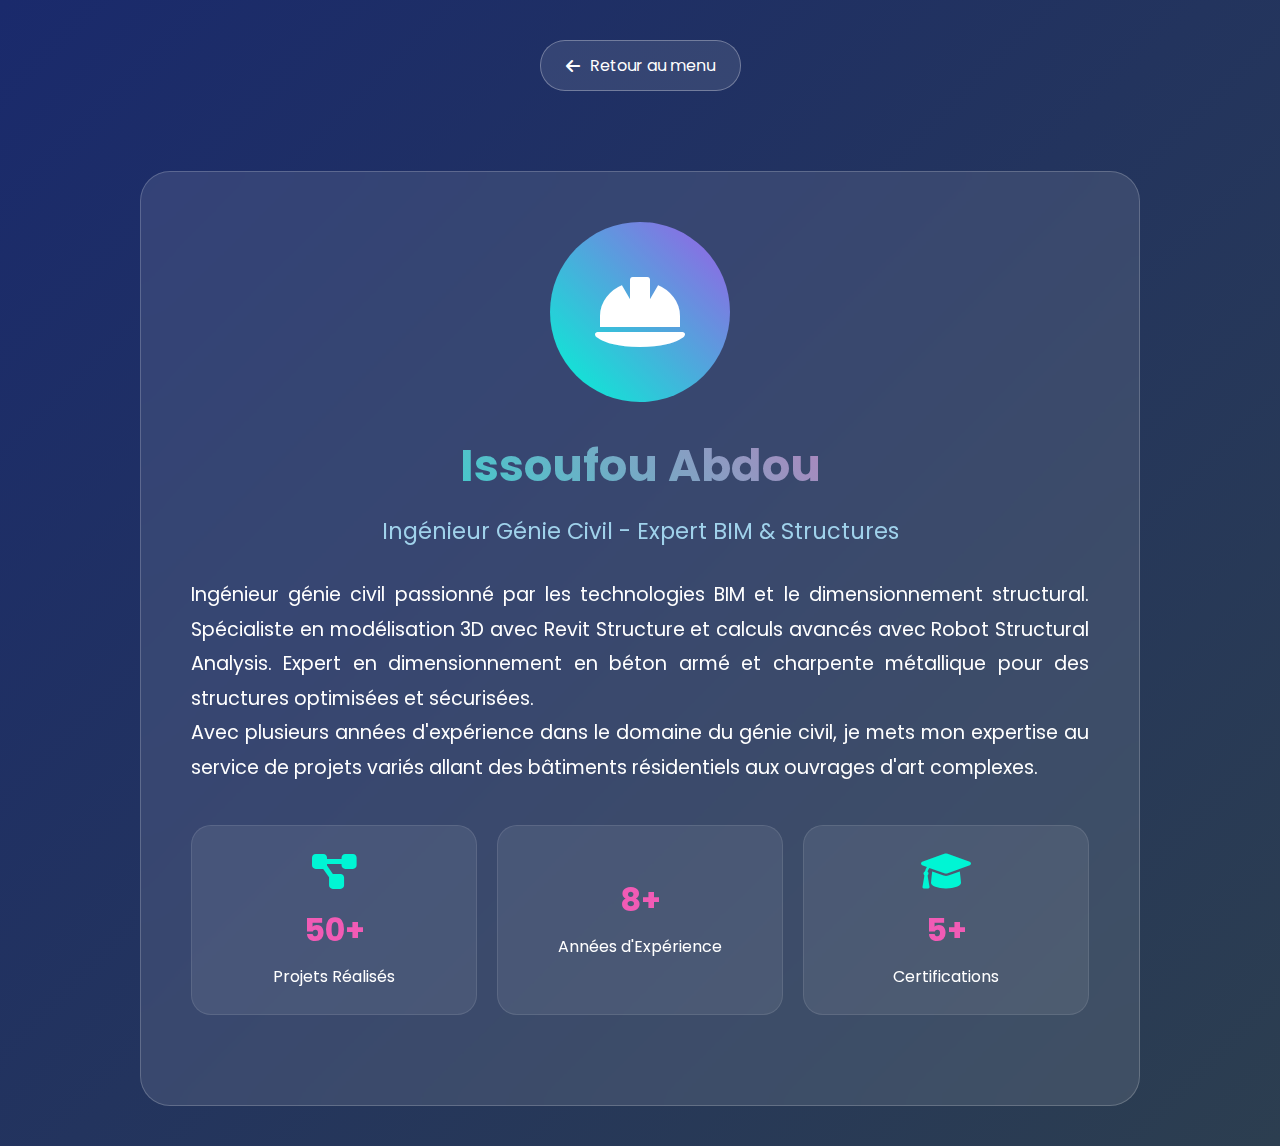
<file: accueil.html>
<!DOCTYPE html>
<html lang="fr">
<head>
  <meta charset="UTF-8">
  <meta name="viewport" content="width=device-width, initial-scale=1.0">
  <title>Issoufou Abdou - Présentation</title>
  <link href="https://fonts.googleapis.com/css2?family=Poppins:wght@300;400;600;700&display=swap" rel="stylesheet">
  <link rel="stylesheet" href="https://cdnjs.cloudflare.com/ajax/libs/font-awesome/6.0.0/css/all.min.css">
  <style>
    * { margin: 0; padding: 0; box-sizing: border-box; }
    body {
      font-family: 'Poppins', sans-serif;
      background: linear-gradient(135deg, #1a2a6c, #2c3e50);
      color: white;
      min-height: 100vh;
      padding: 40px 20px;
    }
    .container {
      max-width: 1000px;
      margin: 0 auto;
    }
    header {
      text-align: center;
      margin-bottom: 50px;
    }
    .back-btn {
      background: rgba(255, 255, 255, 0.1);
      color: white;
      border: 1px solid rgba(255, 255, 255, 0.3);
      padding: 12px 25px;
      border-radius: 25px;
      text-decoration: none;
      display: inline-flex;
      align-items: center;
      gap: 10px;
      transition: all 0.3s ease;
      margin-bottom: 30px;
    }
    .back-btn:hover {
      background: rgba(0, 245, 212, 0.2);
      transform: translateX(-5px);
    }
    .profile {
      background: rgba(255, 255, 255, 0.1);
      border-radius: 30px;
      padding: 50px;
      text-align: center;
      backdrop-filter: blur(15px);
      border: 1px solid rgba(255, 255, 255, 0.2);
    }
    .avatar {
      width: 180px;
      height: 180px;
      border-radius: 50%;
      background: linear-gradient(45deg, #00f5d4, #9b5de5);
      margin: 0 auto 30px;
      display: flex;
      align-items: center;
      justify-content: center;
      font-size: 5rem;
    }
    h1 {
      font-size: 2.8rem;
      margin-bottom: 15px;
      background: linear-gradient(45deg, #00f5d4, #f15bb5);
      -webkit-background-clip: text;
      -webkit-text-fill-color: transparent;
    }
    .title {
      font-size: 1.4rem;
      color: #a0d2eb;
      margin-bottom: 30px;
    }
    .bio {
      font-size: 1.2rem;
      line-height: 1.8;
      margin-bottom: 40px;
      text-align: justify;
    }
    .stats {
      display: grid;
      grid-template-columns: repeat(auto-fit, minmax(200px, 1fr));
      gap: 20px;
      margin: 40px 0;
    }
    .stat-card {
      background: rgba(255, 255, 255, 0.08);
      border-radius: 20px;
      padding: 25px;
      text-align: center;
      border: 1px solid rgba(255, 255, 255, 0.1);
    }
    .stat-card i {
      font-size: 2.5rem;
      color: #00f5d4;
      margin-bottom: 15px;
    }
    .stat-number {
      font-size: 2rem;
      font-weight: 700;
      color: #f15bb5;
      margin-bottom: 10px;
    }
    @media (max-width: 768px) {
      .profile { padding: 30px; }
      h1 { font-size: 2.2rem; }
      .title { font-size: 1.2rem; }
      .stats { grid-template-columns: 1fr; }
    }
  </style>
</head>
<body>
  <div class="container">
    <header>
      <a href="index.html" class="back-btn">
        <i class="fas fa-arrow-left"></i> Retour au menu
      </a>
    </header>
    
    <div class="profile">
      <div class="avatar">
        <i class="fas fa-hard-hat"></i>
      </div>
      <h1>Issoufou Abdou</h1>
      <div class="title">Ingénieur Génie Civil - Expert BIM & Structures</div>
      
      <div class="bio">
        <p>Ingénieur génie civil passionné par les technologies BIM et le dimensionnement structural. 
           Spécialiste en modélisation 3D avec Revit Structure et calculs avancés avec Robot Structural Analysis. 
           Expert en dimensionnement en béton armé et charpente métallique pour des structures optimisées et sécurisées.</p>
        
        <p>Avec plusieurs années d'expérience dans le domaine du génie civil, je mets mon expertise 
           au service de projets variés allant des bâtiments résidentiels aux ouvrages d'art complexes.</p>
      </div>
      
      <div class="stats">
        <div class="stat-card">
          <i class="fas fa-project-diagram"></i>
          <div class="stat-number">50+</div>
          <div>Projets Réalisés</div>
        </div>
        
        <div class="stat-card">
          <i class="fas fa-bim"></i>
          <div class="stat-number">8+</div>
          <div>Années d'Expérience</div>
        </div>
        
        <div class="stat-card">
          <i class="fas fa-graduation-cap"></i>
          <div class="stat-number">5+</div>
          <div>Certifications</div>
        </div>
      </div>
    </div>
  </div>
</body>
</html>
</file>
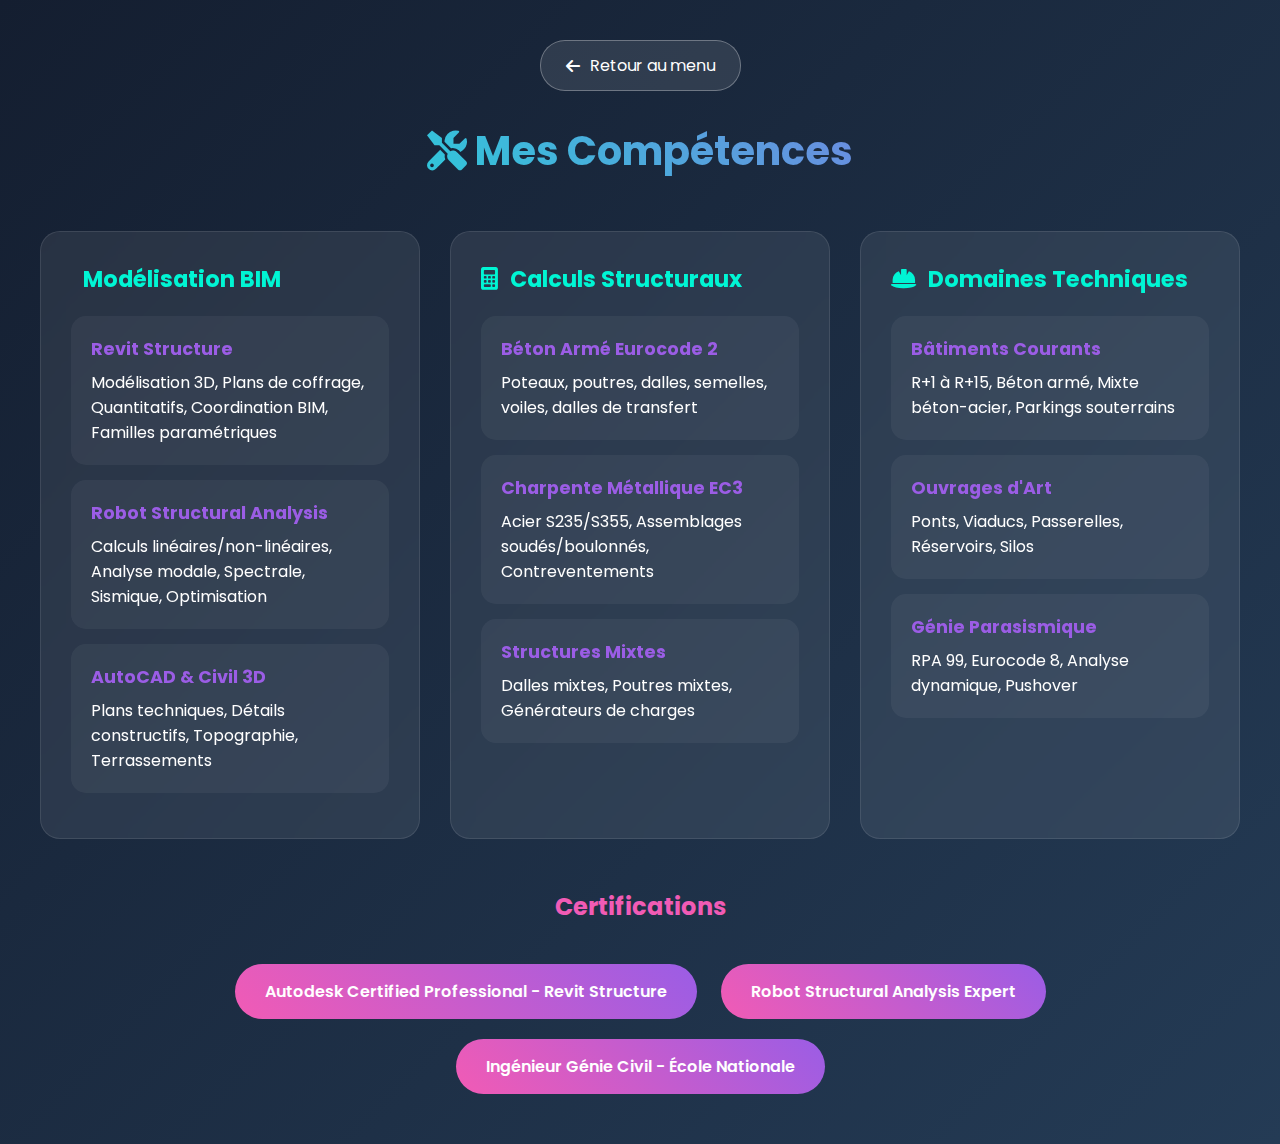
<file: competences.html>
<!DOCTYPE html>
<html lang="fr">
<head>
  <meta charset="UTF-8">
  <meta name="viewport" content="width=device-width, initial-scale=1.0">
  <title>Issoufou Abdou - Compétences</title>
  <link href="https://fonts.googleapis.com/css2?family=Poppins:wght@300;400;600;700&display=swap" rel="stylesheet">
  <link rel="stylesheet" href="https://cdnjs.cloudflare.com/ajax/libs/font-awesome/6.0.0/css/all.min.css">
  <style>
    * { margin: 0; padding: 0; box-sizing: border-box; }
    body {
      font-family: 'Poppins', sans-serif;
      background: linear-gradient(135deg, #141e30, #243b55);
      color: white;
      min-height: 100vh;
      padding: 40px 20px;
    }
    .container {
      max-width: 1200px;
      margin: 0 auto;
    }
    header {
      text-align: center;
      margin-bottom: 50px;
    }
    .back-btn {
      background: rgba(255, 255, 255, 0.1);
      color: white;
      border: 1px solid rgba(255, 255, 255, 0.3);
      padding: 12px 25px;
      border-radius: 25px;
      text-decoration: none;
      display: inline-flex;
      align-items: center;
      gap: 10px;
      transition: all 0.3s ease;
      margin-bottom: 30px;
    }
    .back-btn:hover {
      background: rgba(155, 93, 229, 0.2);
      transform: translateX(-5px);
    }
    h1 {
      font-size: 2.5rem;
      margin-bottom: 20px;
      background: linear-gradient(45deg, #00f5d4, #9b5de5);
      -webkit-background-clip: text;
      -webkit-text-fill-color: transparent;
    }
    .skills-grid {
      display: grid;
      grid-template-columns: repeat(auto-fit, minmax(300px, 1fr));
      gap: 30px;
    }
    .skill-category {
      background: rgba(255, 255, 255, 0.08);
      border-radius: 20px;
      padding: 30px;
      backdrop-filter: blur(10px);
      border: 1px solid rgba(255, 255, 255, 0.1);
      transition: all 0.3s ease;
    }
    .skill-category:hover {
      transform: translateY(-10px);
      background: rgba(255, 255, 255, 0.15);
    }
    .skill-category h3 {
      color: #00f5d4;
      margin-bottom: 20px;
      display: flex;
      align-items: center;
      gap: 12px;
      font-size: 1.4rem;
    }
    .skill-item {
      background: rgba(255, 255, 255, 0.05);
      padding: 20px;
      border-radius: 15px;
      margin-bottom: 15px;
      transition: all 0.3s ease;
    }
    .skill-item:hover {
      background: rgba(0, 245, 212, 0.2);
      transform: translateX(10px);
    }
    .skill-item strong {
      color: #9b5de5;
      display: block;
      margin-bottom: 8px;
      font-size: 1.1rem;
    }
    .certifications {
      margin-top: 50px;
      text-align: center;
    }
    .cert-badge {
      display: inline-block;
      background: linear-gradient(45deg, #f15bb5, #9b5de5);
      padding: 15px 30px;
      border-radius: 30px;
      margin: 10px;
      font-weight: 600;
    }
    @media (max-width: 768px) {
      .skills-grid { grid-template-columns: 1fr; }
      h1 { font-size: 2rem; }
    }
  </style>
</head>
<body>
  <div class="container">
    <header>
      <a href="index.html" class="back-btn">
        <i class="fas fa-arrow-left"></i> Retour au menu
      </a>
      <h1><i class="fas fa-tools"></i> Mes Compétences</h1>
    </header>
    
    <div class="skills-grid">
      <div class="skill-category">
        <h3><i class="fas fa-bim"></i> Modélisation BIM</h3>
        <div class="skill-item">
          <strong>Revit Structure</strong>
          <span>Modélisation 3D, Plans de coffrage, Quantitatifs, Coordination BIM, Familles paramétriques</span>
        </div>
        <div class="skill-item">
          <strong>Robot Structural Analysis</strong>
          <span>Calculs linéaires/non-linéaires, Analyse modale, Spectrale, Sismique, Optimisation</span>
        </div>
        <div class="skill-item">
          <strong>AutoCAD & Civil 3D</strong>
          <span>Plans techniques, Détails constructifs, Topographie, Terrassements</span>
        </div>
      </div>
      
      <div class="skill-category">
        <h3><i class="fas fa-calculator"></i> Calculs Structuraux</h3>
        <div class="skill-item">
          <strong>Béton Armé Eurocode 2</strong>
          <span>Poteaux, poutres, dalles, semelles, voiles, dalles de transfert</span>
        </div>
        <div class="skill-item">
          <strong>Charpente Métallique EC3</strong>
          <span>Acier S235/S355, Assemblages soudés/boulonnés, Contreventements</span>
        </div>
        <div class="skill-item">
          <strong>Structures Mixtes</strong>
          <span>Dalles mixtes, Poutres mixtes, Générateurs de charges</span>
        </div>
      </div>
      
      <div class="skill-category">
        <h3><i class="fas fa-hard-hat"></i> Domaines Techniques</h3>
        <div class="skill-item">
          <strong>Bâtiments Courants</strong>
          <span>R+1 à R+15, Béton armé, Mixte béton-acier, Parkings souterrains</span>
        </div>
        <div class="skill-item">
          <strong>Ouvrages d'Art</strong>
          <span>Ponts, Viaducs, Passerelles, Réservoirs, Silos</span>
        </div>
        <div class="skill-item">
          <strong>Génie Parasismique</strong>
          <span>RPA 99, Eurocode 8, Analyse dynamique, Pushover</span>
        </div>
      </div>
    </div>
    
    <div class="certifications">
      <h2 style="margin-bottom: 30px; color: #f15bb5;">Certifications</h2>
      <div class="cert-badge">Autodesk Certified Professional - Revit Structure</div>
      <div class="cert-badge">Robot Structural Analysis Expert</div>
      <div class="cert-badge">Ingénieur Génie Civil - École Nationale</div>
    </div>
  </div>
</body>
</html>
</file>
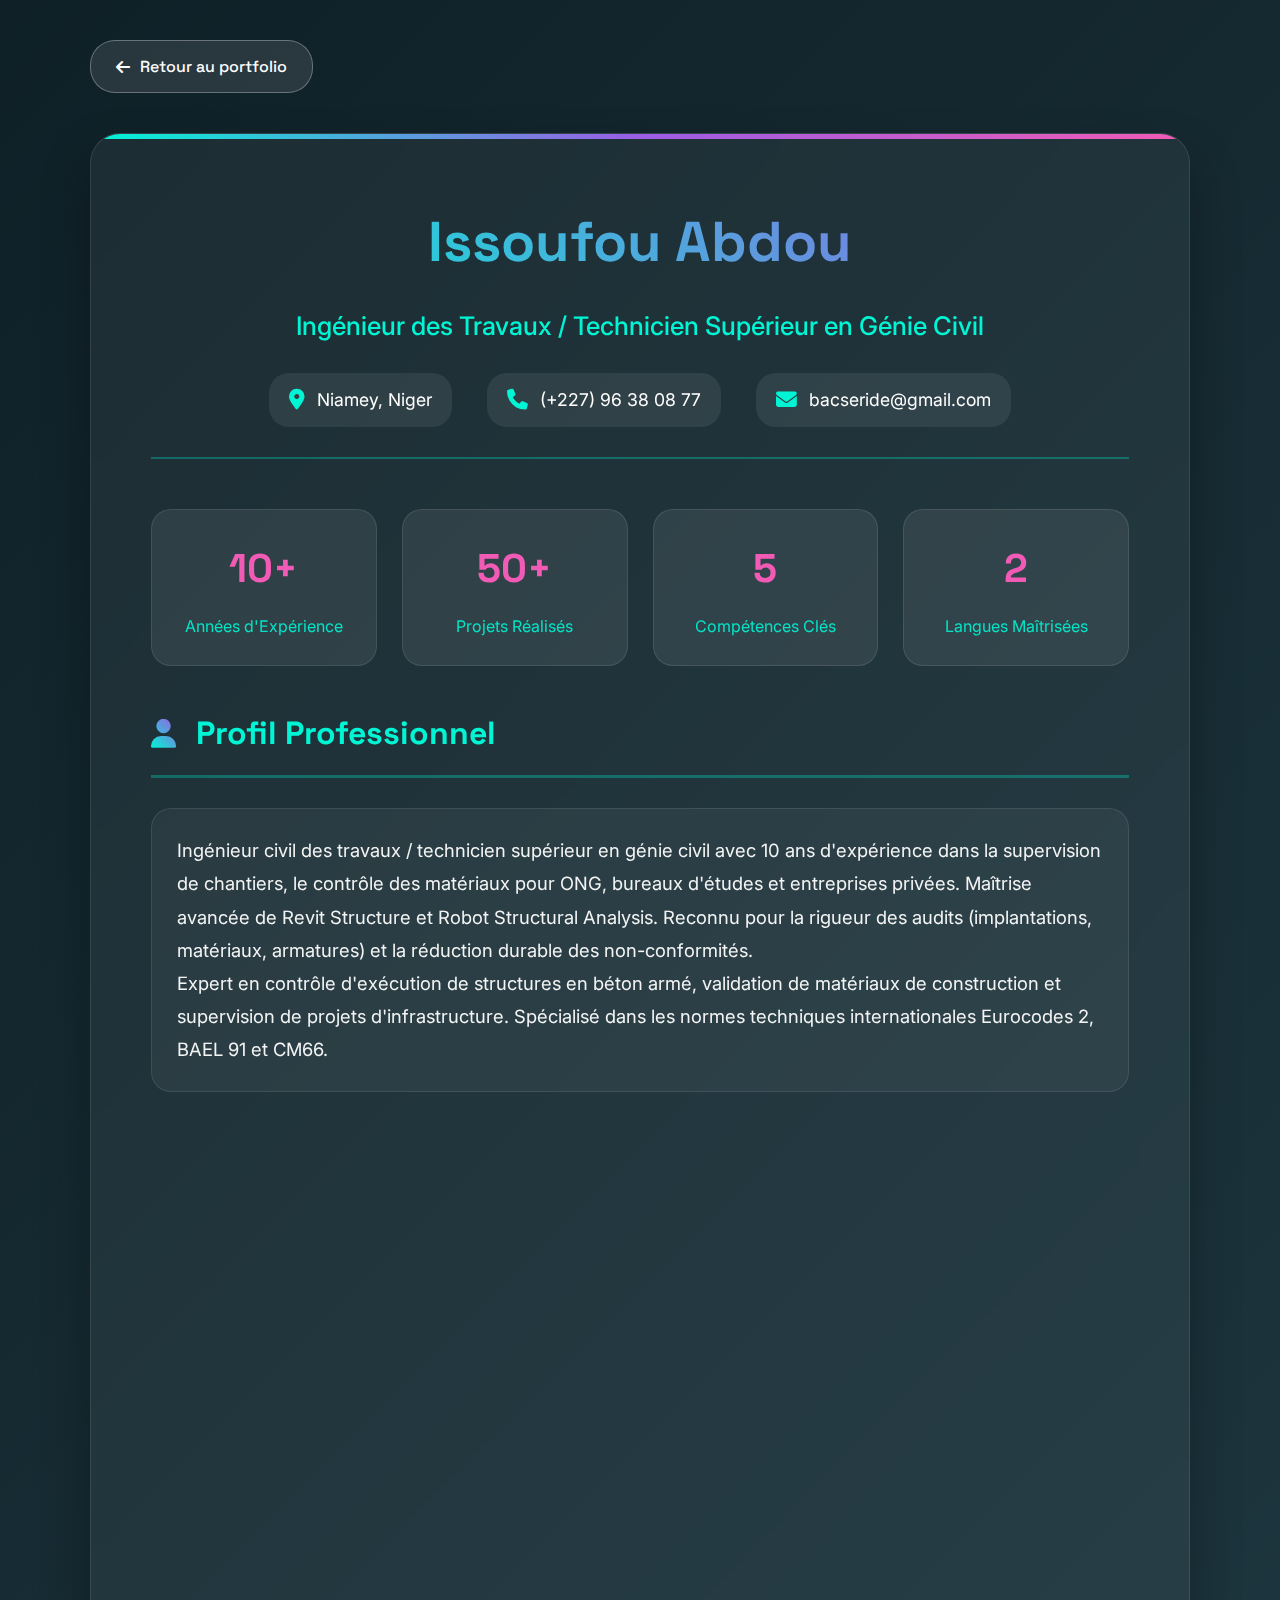
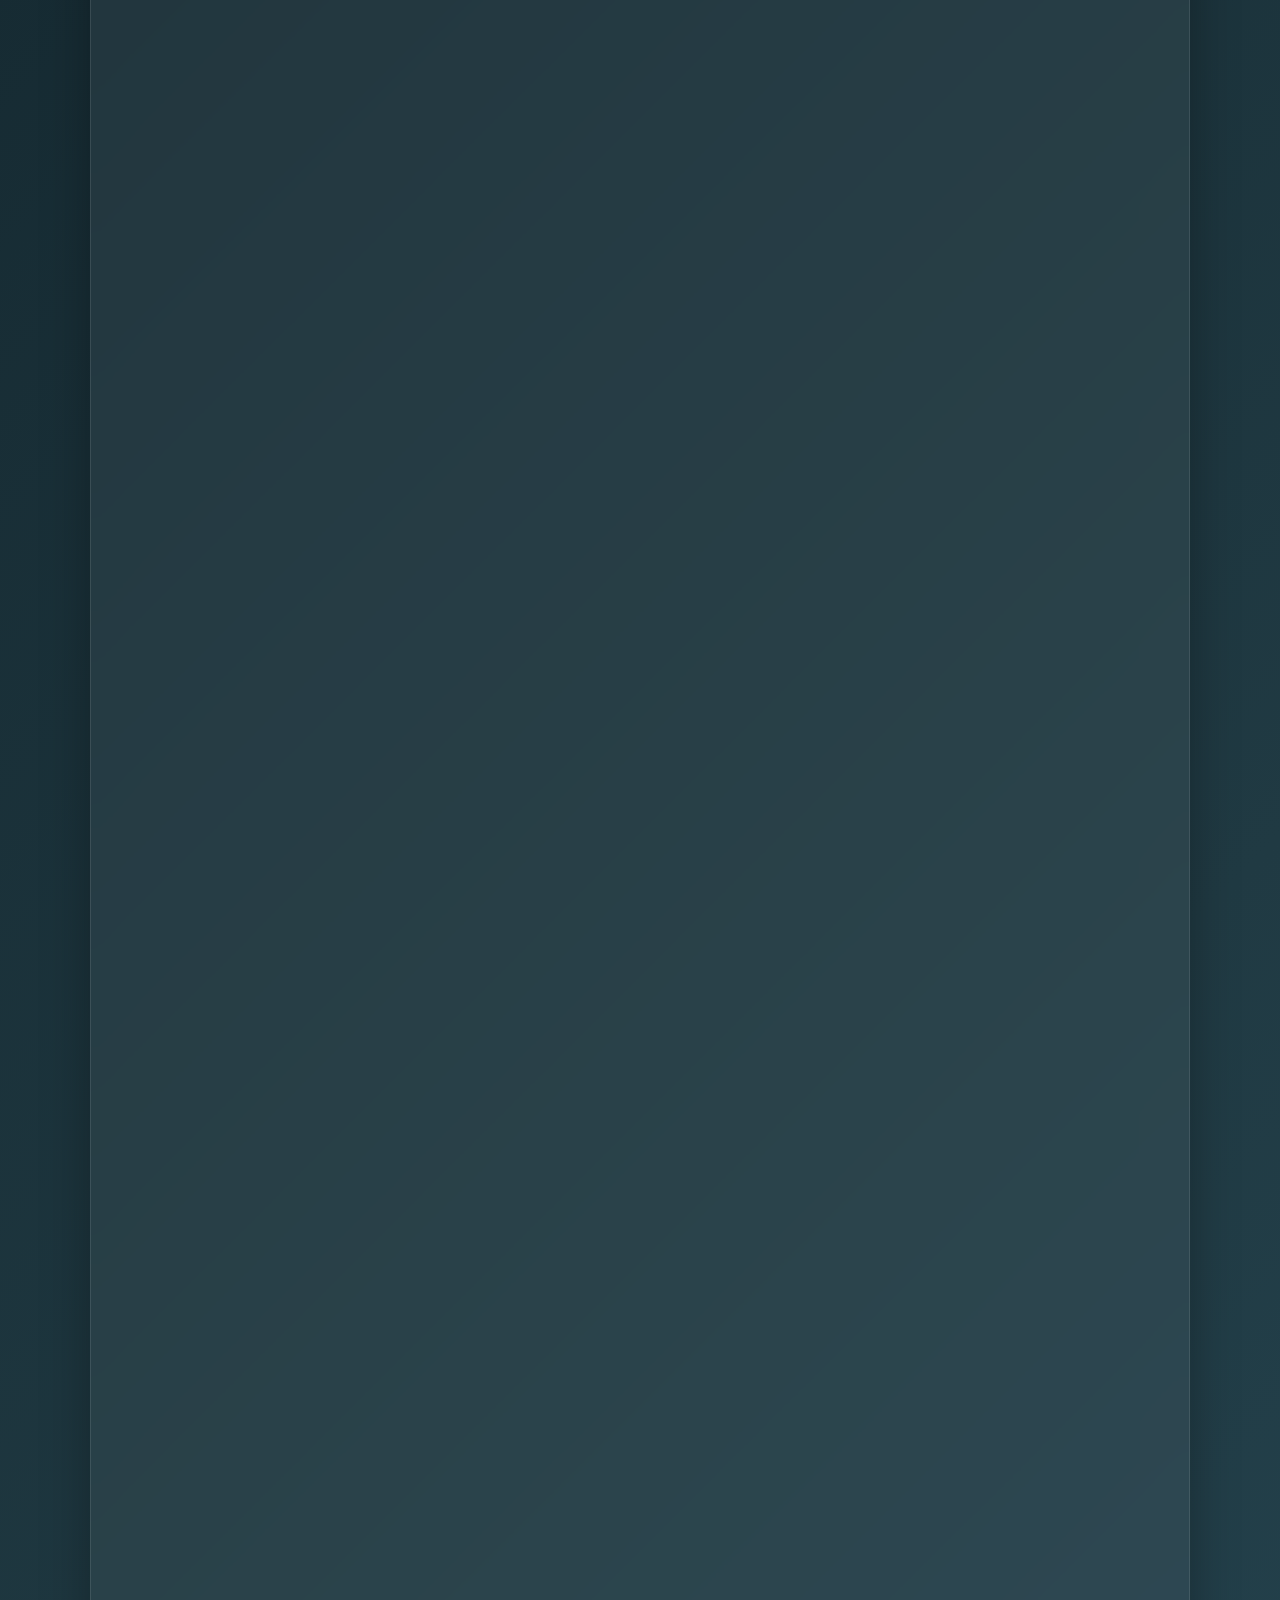
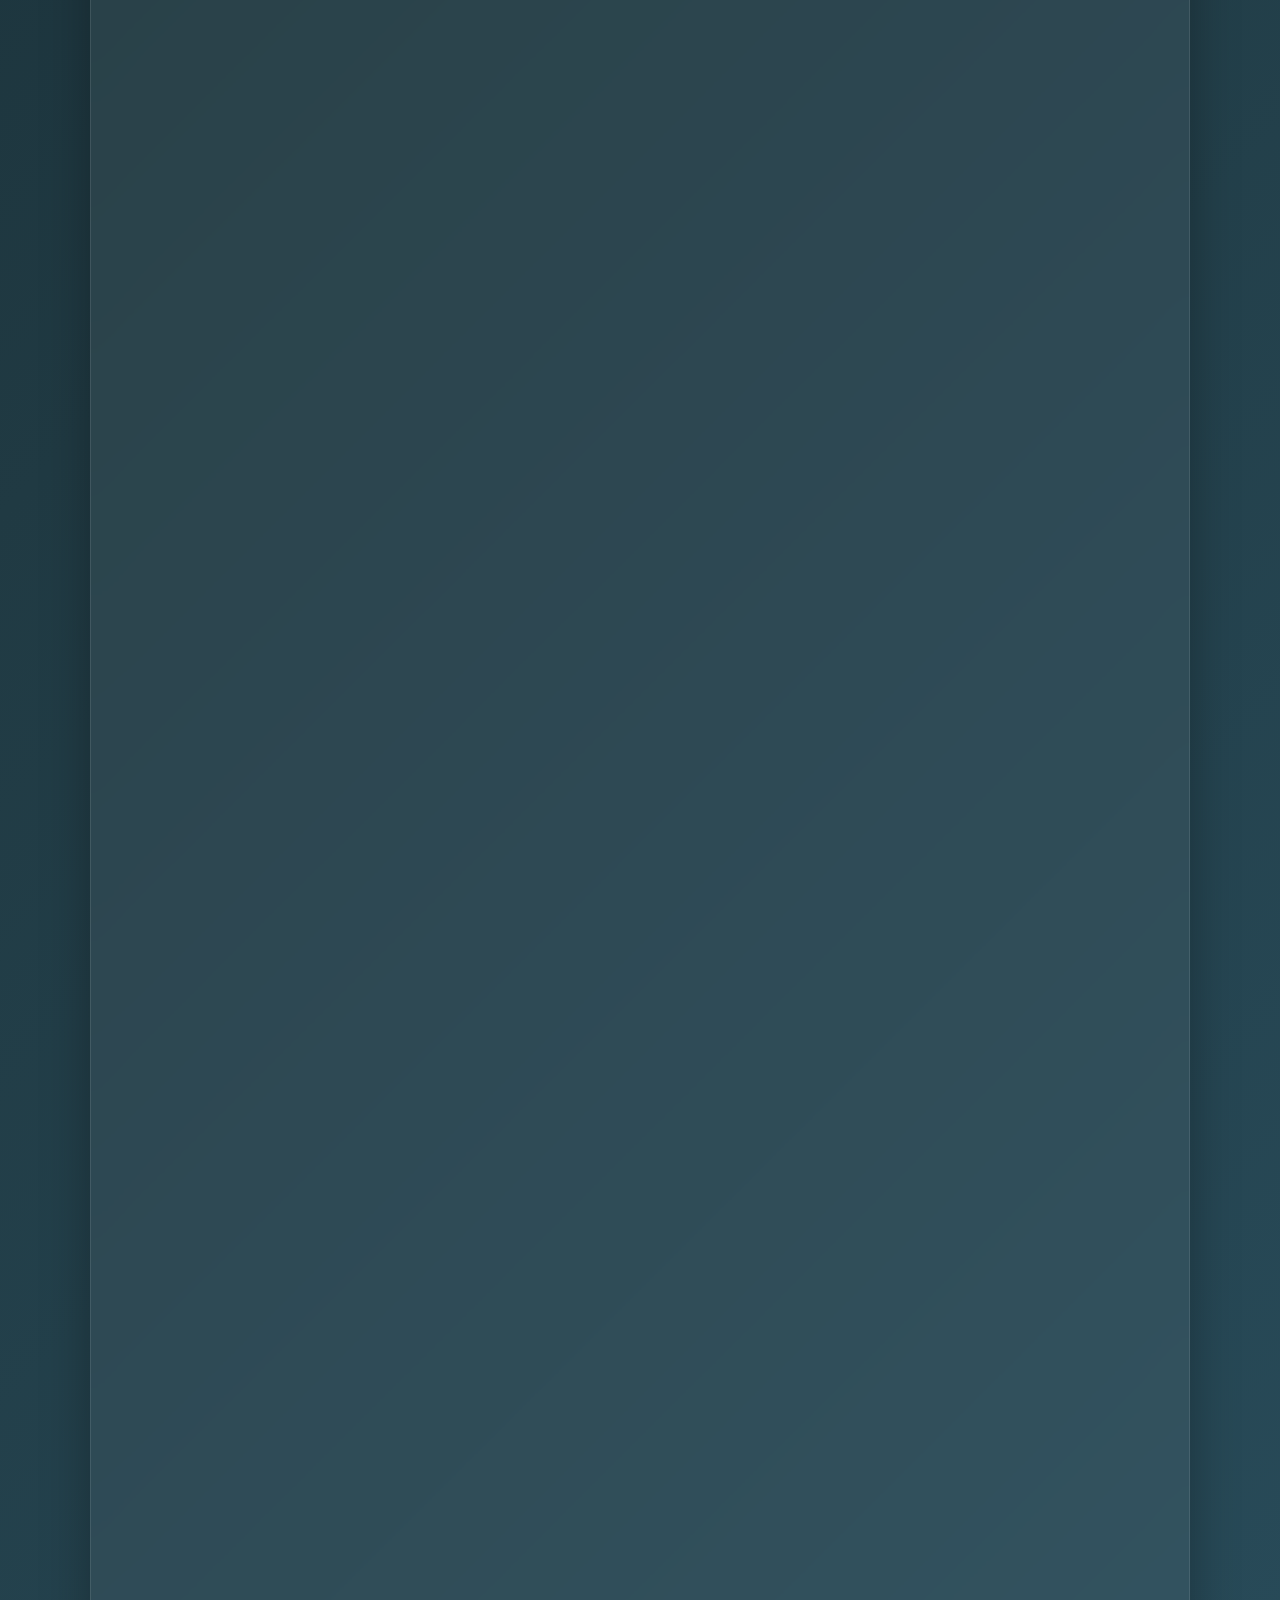
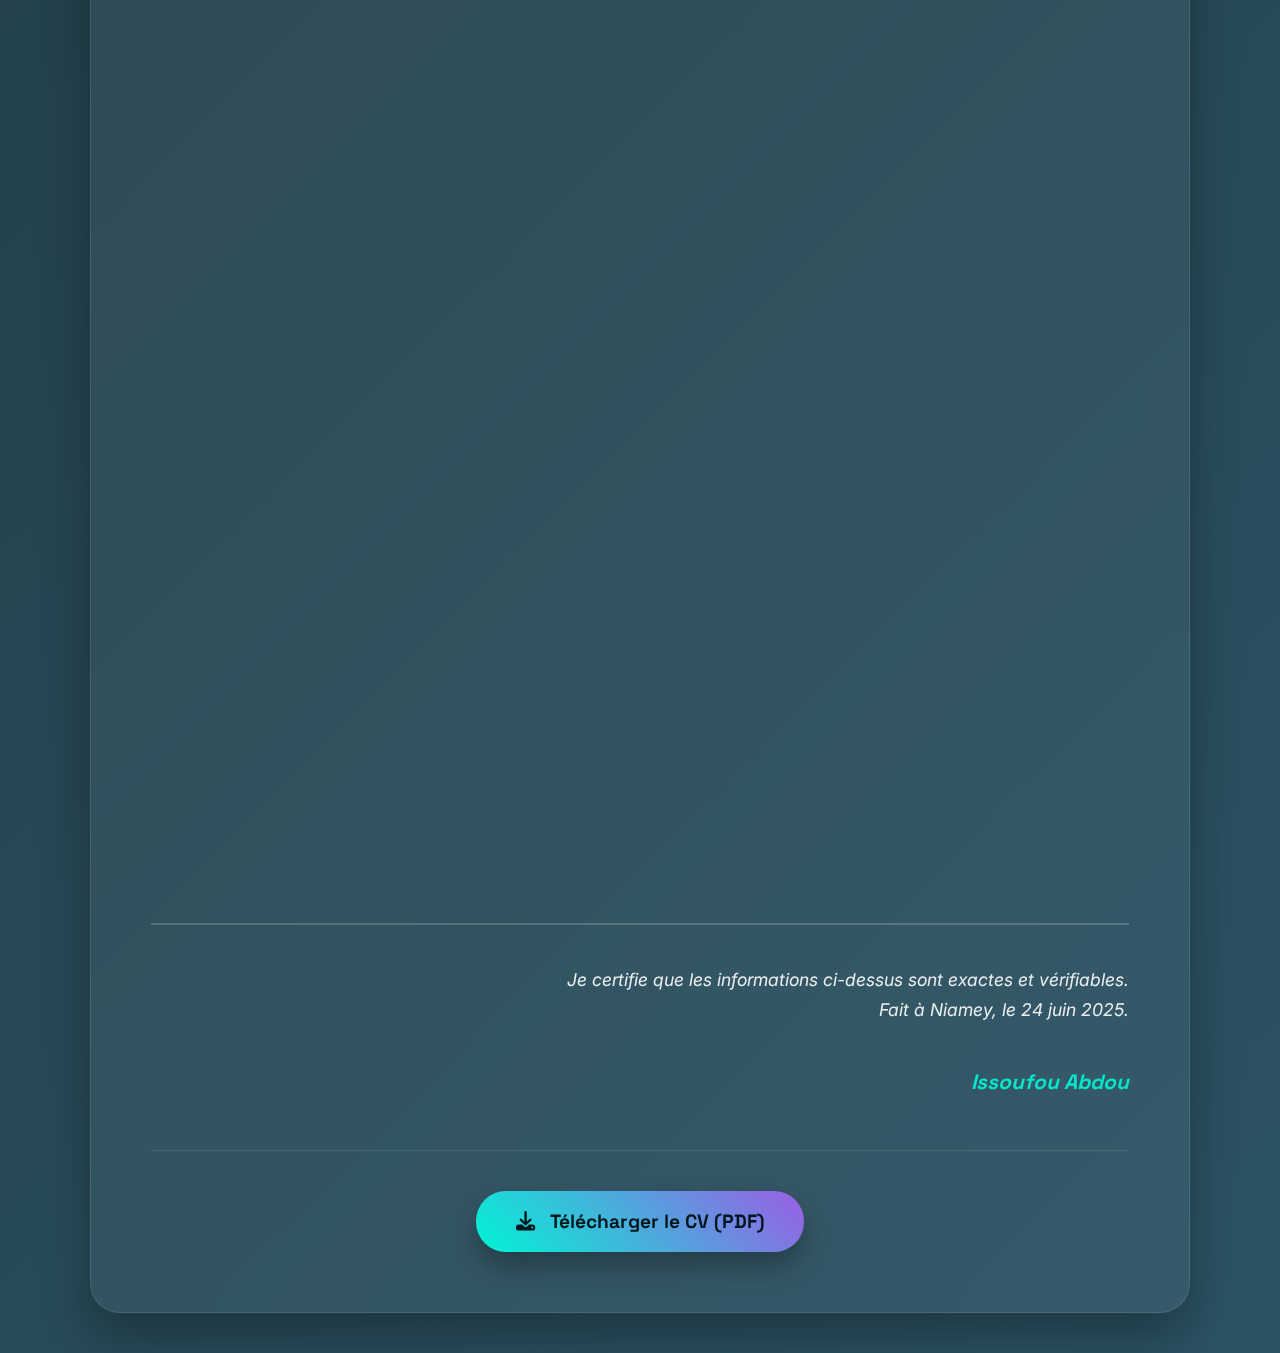
<file: cv.html>
<!DOCTYPE html>
<html lang="fr">
<head>
  <meta charset="UTF-8">
  <meta name="viewport" content="width=device-width, initial-scale=1.0">
  <title>Issoufou Abdou | CV Ingénieur Génie Civil</title>
  <link href="https://fonts.googleapis.com/css2?family=Inter:wght@300;400;500;600;700&family=Space+Grotesk:wght@400;500;600;700&display=swap" rel="stylesheet">
  <link rel="stylesheet" href="https://cdnjs.cloudflare.com/ajax/libs/font-awesome/6.4.0/css/all.min.css">
  <style>
    * { margin: 0; padding: 0; box-sizing: border-box; }
    :root {
      --primary: #00f5d4;
      --secondary: #9b5de5;
      --accent: #f15bb5;
      --dark: #00171f;
      --light: #ffffff;
      --gray: #6c757d;
      --success: #00bbf9;
    }
    body {
      font-family: 'Inter', sans-serif;
      background: linear-gradient(135deg, #0f2027, #203a43, #2c5364);
      color: var(--light);
      min-height: 100vh;
      padding: 40px 20px;
      line-height: 1.7;
    }
    .container {
      max-width: 1100px;
      margin: 0 auto;
    }
    .back-navigation {
      margin-bottom: 40px;
    }
    .back-btn {
      background: rgba(255, 255, 255, 0.1);
      color: white;
      border: 1px solid rgba(255, 255, 255, 0.3);
      padding: 12px 25px;
      border-radius: 25px;
      text-decoration: none;
      display: inline-flex;
      align-items: center;
      gap: 10px;
      transition: all 0.3s ease;
      font-weight: 500;
      font-family: 'Space Grotesk', sans-serif;
    }
    .back-btn:hover {
      background: rgba(0, 245, 212, 0.2);
      transform: translateX(-5px);
    }
    .cv-container {
      background: rgba(255, 255, 255, 0.05);
      border-radius: 30px;
      padding: 60px;
      backdrop-filter: blur(20px);
      border: 1px solid rgba(255, 255, 255, 0.1);
      box-shadow: 0 25px 50px rgba(0, 0, 0, 0.3);
      position: relative;
      overflow: hidden;
    }
    .cv-container::before {
      content: '';
      position: absolute;
      top: 0;
      left: 0;
      width: 100%;
      height: 5px;
      background: linear-gradient(90deg, var(--primary), var(--secondary), var(--accent));
    }
    @media (max-width: 768px) {
      .cv-container { padding: 30px; }
    }
    .cv-header {
      text-align: center;
      margin-bottom: 50px;
      padding-bottom: 30px;
      border-bottom: 2px solid rgba(0, 245, 212, 0.3);
    }
    .cv-title {
      font-family: 'Space Grotesk', sans-serif;
      font-size: 3.5rem;
      margin-bottom: 15px;
      background: linear-gradient(45deg, var(--primary), var(--secondary));
      -webkit-background-clip: text;
      -webkit-text-fill-color: transparent;
      background-clip: text;
    }
    .cv-subtitle {
      font-size: 1.6rem;
      color: var(--primary);
      margin-bottom: 25px;
      font-weight: 500;
    }
    .contact-info {
      display: flex;
      justify-content: center;
      flex-wrap: wrap;
      gap: 35px;
      margin-top: 25px;
    }
    .contact-item {
      display: flex;
      align-items: center;
      gap: 12px;
      font-size: 1.1rem;
      padding: 12px 20px;
      border-radius: 20px;
      background: rgba(255, 255, 255, 0.08);
      transition: all 0.3s ease;
    }
    .contact-item:hover {
      background: rgba(0, 245, 212, 0.2);
      transform: translateY(-3px);
    }
    .contact-item i {
      color: var(--primary);
      font-size: 1.3rem;
    }
    .section {
      margin-bottom: 50px;
      animation: fadeIn 0.8s ease;
    }
    @keyframes fadeIn {
      from { opacity: 0; transform: translateY(20px); }
      to { opacity: 1; transform: translateY(0); }
    }
    .section-title {
      font-family: 'Space Grotesk', sans-serif;
      font-size: 2rem;
      color: var(--primary);
      margin-bottom: 30px;
      padding-bottom: 15px;
      border-bottom: 3px solid rgba(0, 245, 212, 0.3);
      display: flex;
      align-items: center;
      gap: 20px;
    }
    .section-title i {
      background: linear-gradient(45deg, var(--primary), var(--secondary));
      -webkit-background-clip: text;
      -webkit-text-fill-color: transparent;
      background-clip: text;
      font-size: 1.8rem;
    }
    .profile-text {
      font-size: 1.15rem;
      line-height: 1.8;
      opacity: 0.95;
      background: rgba(255, 255, 255, 0.05);
      padding: 25px;
      border-radius: 20px;
      border: 1px solid rgba(255, 255, 255, 0.1);
    }
    .skills-grid {
      display: grid;
      grid-template-columns: repeat(auto-fit, minmax(320px, 1fr));
      gap: 30px;
    }
    .skill-category {
      background: rgba(255, 255, 255, 0.08);
      border-radius: 25px;
      padding: 30px;
      border: 1px solid rgba(255, 255, 255, 0.1);
      transition: all 0.3s ease;
    }
    .skill-category:hover {
      background: rgba(255, 255, 255, 0.12);
      transform: translateY(-10px);
      border-color: rgba(0, 245, 212, 0.4);
    }
    .skill-category h4 {
      color: var(--secondary);
      margin-bottom: 20px;
      font-size: 1.3rem;
      display: flex;
      align-items: center;
      gap: 12px;
    }
    .skill-category h4 i {
      color: var(--primary);
    }
    .skill-points {
      list-style-type: none;
    }
    .skill-points li {
      margin-bottom: 15px;
      padding-left: 30px;
      position: relative;
      font-size: 1.05rem;
    }
    .skill-points li::before {
      content: "▹";
      color: var(--primary);
      position: absolute;
      left: 0;
      font-size: 1.5rem;
      top: -3px;
    }
    .experience-timeline {
      position: relative;
      padding-left: 40px;
    }
    .experience-timeline::before {
      content: '';
      position: absolute;
      left: 15px;
      top: 0;
      bottom: 0;
      width: 3px;
      background: linear-gradient(to bottom, var(--primary), var(--secondary), var(--accent));
      border-radius: 3px;
    }
    .experience-item {
      background: rgba(255, 255, 255, 0.05);
      border-radius: 25px;
      padding: 35px;
      margin-bottom: 40px;
      border: 1px solid rgba(255, 255, 255, 0.05);
      position: relative;
      transition: all 0.3s ease;
    }
    .experience-item::before {
      content: '';
      position: absolute;
      left: -35px;
      top: 30px;
      width: 20px;
      height: 20px;
      border-radius: 50%;
      background: var(--primary);
      border: 4px solid var(--dark);
      box-shadow: 0 0 0 4px rgba(0, 245, 212, 0.5);
    }
    .experience-item:hover {
      background: rgba(255, 255, 255, 0.1);
      border-color: rgba(0, 245, 212, 0.2);
      transform: translateX(10px);
    }
    .experience-header {
      display: flex;
      justify-content: space-between;
      align-items: flex-start;
      margin-bottom: 20px;
      flex-wrap: wrap;
      gap: 20px;
    }
    .experience-dates {
      background: linear-gradient(45deg, rgba(0, 245, 212, 0.2), rgba(155, 93, 229, 0.2));
      color: var(--primary);
      padding: 8px 20px;
      border-radius: 20px;
      font-weight: 600;
      font-size: 1.1rem;
      border: 1px solid rgba(0, 245, 212, 0.3);
    }
    .experience-company {
      font-size: 1.4rem;
      color: var(--secondary);
      font-weight: 700;
      font-family: 'Space Grotesk', sans-serif;
    }
    .experience-position {
      color: var(--primary);
      margin: 15px 0;
      font-weight: 600;
      font-size: 1.2rem;
    }
    .experience-description {
      font-size: 1.05rem;
      opacity: 0.95;
      line-height: 1.8;
      margin-top: 20px;
    }
    .experience-description ul {
      margin: 15px 0;
      padding-left: 25px;
    }
    .experience-description li {
      margin-bottom: 10px;
    }
    .education-grid {
      display: grid;
      grid-template-columns: repeat(auto-fit, minmax(350px, 1fr));
      gap: 30px;
    }
    .education-item {
      background: rgba(255, 255, 255, 0.05);
      border-radius: 25px;
      padding: 30px;
      border: 1px solid rgba(255, 255, 255, 0.05);
      transition: all 0.3s ease;
      position: relative;
      overflow: hidden;
    }
    .education-item:hover {
      background: rgba(255, 255, 255, 0.1);
      border-color: rgba(0, 245, 212, 0.2);
      transform: translateY(-10px);
    }
    .education-item::before {
      content: '';
      position: absolute;
      top: 0;
      left: 0;
      width: 100%;
      height: 4px;
      background: linear-gradient(90deg, var(--primary), var(--secondary));
    }
    .education-header {
      display: flex;
      justify-content: space-between;
      align-items: center;
      margin-bottom: 20px;
      flex-wrap: wrap;
      gap: 15px;
    }
    .education-year {
      background: rgba(155, 93, 229, 0.2);
      color: var(--secondary);
      padding: 6px 18px;
      border-radius: 20px;
      font-weight: 600;
      border: 1px solid rgba(155, 93, 229, 0.3);
    }
    .education-degree {
      font-size: 1.3rem;
      color: var(--primary);
      font-weight: 700;
      font-family: 'Space Grotesk', sans-serif;
      margin-bottom: 10px;
    }
    .education-school {
      color: var(--accent);
      font-weight: 500;
      margin-bottom: 15px;
    }
    .education-status {
      background: rgba(0, 187, 249, 0.15);
      color: var(--success);
      padding: 8px 15px;
      border-radius: 15px;
      font-size: 0.9rem;
      font-weight: 500;
      display: inline-block;
      border: 1px solid rgba(0, 187, 249, 0.3);
    }
    .languages-grid {
      display: grid;
      grid-template-columns: repeat(auto-fit, minmax(220px, 1fr));
      gap: 25px;
    }
    .language-item {
      background: rgba(255, 255, 255, 0.08);
      border-radius: 20px;
      padding: 25px;
      text-align: center;
      border: 1px solid rgba(255, 255, 255, 0.1);
      transition: all 0.3s ease;
    }
    .language-item:hover {
      background: rgba(155, 93, 229, 0.2);
      transform: translateY(-10px);
      border-color: var(--secondary);
    }
    .language-name {
      font-weight: 700;
      color: var(--primary);
      margin-bottom: 15px;
      font-size: 1.2rem;
    }
    .language-level {
      font-size: 1rem;
      color: var(--secondary);
      font-weight: 500;
    }
    .references-grid {
      display: grid;
      grid-template-columns: repeat(auto-fit, minmax(350px, 1fr));
      gap: 30px;
    }
    .reference-item {
      background: rgba(255, 255, 255, 0.08);
      border-radius: 25px;
      padding: 30px;
      border: 1px solid rgba(255, 255, 255, 0.1);
      transition: all 0.3s ease;
    }
    .reference-item:hover {
      background: rgba(241, 91, 181, 0.15);
      border-color: var(--accent);
      transform: translateY(-10px);
    }
    .reference-name {
      color: var(--secondary);
      font-weight: 700;
      margin-bottom: 12px;
      font-size: 1.2rem;
      font-family: 'Space Grotesk', sans-serif;
    }
    .reference-position {
      color: var(--primary);
      font-size: 1rem;
      margin-bottom: 20px;
      font-weight: 500;
    }
    .reference-contact {
      font-size: 0.95rem;
      opacity: 0.9;
      line-height: 1.7;
    }
    .reference-contact div {
      margin-bottom: 8px;
      display: flex;
      align-items: center;
      gap: 10px;
    }
    .reference-contact i {
      color: var(--accent);
      width: 20px;
    }
    .signature {
      text-align: right;
      margin-top: 60px;
      padding-top: 40px;
      border-top: 2px solid rgba(255, 255, 255, 0.2);
      font-style: italic;
      opacity: 0.9;
      font-size: 1.1rem;
    }
    .signature-name {
      margin-top: 40px;
      font-weight: 700;
      color: var(--primary);
      font-size: 1.3rem;
      font-family: 'Space Grotesk', sans-serif;
    }
    .download-section {
      text-align: center;
      margin-top: 50px;
      padding-top: 40px;
      border-top: 1px solid rgba(255, 255, 255, 0.1);
    }
    .download-btn {
      background: linear-gradient(45deg, var(--primary), var(--secondary));
      color: var(--dark);
      border: none;
      padding: 18px 40px;
      font-size: 1.2rem;
      border-radius: 30px;
      cursor: pointer;
      font-weight: 700;
      transition: all 0.4s ease;
      display: inline-flex;
      align-items: center;
      gap: 15px;
      font-family: 'Space Grotesk', sans-serif;
      box-shadow: 0 15px 30px rgba(0, 0, 0, 0.3);
    }
    .download-btn:hover {
      transform: translateY(-8px) scale(1.05);
      box-shadow: 0 20px 40px rgba(0, 0, 0, 0.4);
    }
    .stats-section {
      display: grid;
      grid-template-columns: repeat(auto-fit, minmax(200px, 1fr));
      gap: 25px;
      margin: 40px 0;
    }
    .stat-card {
      background: rgba(255, 255, 255, 0.08);
      border-radius: 20px;
      padding: 25px;
      text-align: center;
      border: 1px solid rgba(255, 255, 255, 0.1);
      transition: all 0.3s ease;
    }
    .stat-card:hover {
      background: rgba(0, 245, 212, 0.15);
      transform: translateY(-10px);
      border-color: var(--primary);
    }
    .stat-number {
      font-family: 'Space Grotesk', sans-serif;
      font-size: 2.5rem;
      font-weight: 700;
      color: var(--accent);
      margin-bottom: 10px;
    }
    .stat-label {
      font-size: 1rem;
      opacity: 0.9;
      color: var(--primary);
    }
    @media (max-width: 768px) {
      .cv-title { font-size: 2.5rem; }
      .cv-subtitle { font-size: 1.3rem; }
      .contact-info { gap: 15px; flex-direction: column; }
      .skills-grid, .education-grid, .references-grid { grid-template-columns: 1fr; }
      .experience-header, .education-header { flex-direction: column; align-items: flex-start; }
      .experience-timeline { padding-left: 20px; }
      .experience-timeline::before { left: 5px; }
      .experience-item::before { left: -25px; }
    }
  </style>
</head>
<body>
  <div class="container">
    <div class="back-navigation">
      <a href="index.html" class="back-btn">
        <i class="fas fa-arrow-left"></i> Retour au portfolio
      </a>
    </div>
    
    <div class="cv-container">
      <div class="cv-header">
        <h1 class="cv-title">Issoufou Abdou</h1>
        <div class="cv-subtitle">Ingénieur des Travaux / Technicien Supérieur en Génie Civil</div>
        
        <div class="contact-info">
          <div class="contact-item">
            <i class="fas fa-map-marker-alt"></i>
            <span>Niamey, Niger</span>
          </div>
          <div class="contact-item">
            <i class="fas fa-phone"></i>
            <span>(+227) 96 38 08 77</span>
          </div>
          <div class="contact-item">
            <i class="fas fa-envelope"></i>
            <span>bacseride@gmail.com</span>
          </div>
        </div>
      </div>
      
      <!-- Statistiques -->
      <div class="stats-section">
        <div class="stat-card">
          <div class="stat-number">10+</div>
          <div class="stat-label">Années d'Expérience</div>
        </div>
        <div class="stat-card">
          <div class="stat-number">50+</div>
          <div class="stat-label">Projets Réalisés</div>
        </div>
        <div class="stat-card">
          <div class="stat-number">5</div>
          <div class="stat-label">Compétences Clés</div>
        </div>
        <div class="stat-card">
          <div class="stat-number">2</div>
          <div class="stat-label">Langues Maîtrisées</div>
        </div>
      </div>
      
      <!-- Profil -->
      <div class="section">
        <h2 class="section-title"><i class="fas fa-user"></i> Profil Professionnel</h2>
        <div class="profile-text">
          <p>Ingénieur civil des travaux / technicien supérieur en génie civil avec 10 ans d'expérience dans la supervision de chantiers, le contrôle des matériaux pour ONG, bureaux d'études et entreprises privées. Maîtrise avancée de Revit Structure et Robot Structural Analysis. Reconnu pour la rigueur des audits (implantations, matériaux, armatures) et la réduction durable des non-conformités.</p>
          <p>Expert en contrôle d'exécution de structures en béton armé, validation de matériaux de construction et supervision de projets d'infrastructure. Spécialisé dans les normes techniques internationales Eurocodes 2, BAEL 91 et CM66.</p>
        </div>
      </div>
      
      <!-- Compétences Clés -->
      <div class="section">
        <h2 class="section-title"><i class="fas fa-star"></i> Compétences Techniques</h2>
        <div class="skills-grid">
          <div class="skill-category">
            <h4><i class="fas fa-ruler-combined"></i> Contrôle d'Exécution</h4>
            <ul class="skill-points">
              <li>Implantation & nivellement précis</li>
              <li>Inspection coffrages/fouilles/chaises</li>
              <li>Levées de réserves techniques</li>
              <li>Réceptions partielles & finales</li>
              <li>Animation QHSE sur chantier</li>
            </ul>
          </div>
          
          <div class="skill-category">
            <h4><i class="fas fa-flask"></i> Contrôle Matériaux (exp. RESI)</h4>
            <ul class="skill-points">
              <li>Approbation granulats (sable, gravier)</li>
              <li>Vérification diamètres & coupe des aciers</li>
              <li>Essais béton/sols & suivi rapports labo</li>
              <li>Validation densité remblais</li>
              <li>Contrôle qualité matériaux</li>
            </ul>
          </div>
          
          <div class="skill-category">
            <h4><i class="fas fa-cube"></i> Modélisation & Calcul</h4>
            <ul class="skill-points">
              <li>Revit Structure 2025 - maîtrise avancée</li>
              <li>Robot Structural Analysis 2025 - expert</li>
              <li>Conception 3D structures complexes</li>
              <li>Calculs Eurocodes & BAEL 91</li>
              <li>Optimisation de structures</li>
            </ul>
          </div>
          
          <div class="skill-category">
            <h4><i class="fas fa-file-contract"></i> Documentation & Normes</h4>
            <ul class="skill-points">
              <li>Rédaction CCTP & BPU</li>
              <li>Word & Excel - maîtrise intermédiaire</li>
              <li>Eurocodes 2, BAEL 91, CM66</li>
              <li>Reporting technique & suivi projet</li>
              <li>Métrés & planification</li>
            </ul>
          </div>
        </div>
      </div>
      
      <!-- Expérience Professionnelle -->
      <div class="section">
        <h2 class="section-title"><i class="fas fa-briefcase"></i> Expérience Professionnelle</h2>
        
        <div class="experience-timeline">
          <div class="experience-item">
            <div class="experience-header">
              <div>
                <div class="experience-company">MTK (entreprise française)</div>
                <div class="experience-position">Conducteur de travaux en Mauritanie</div>
              </div>
              <div class="experience-dates">Nov 2024 – Juin 2025</div>
            </div>
            <div class="experience-description">
              <p><strong>Supervision de 15 châteaux d'eau</strong> (100 m³ → 30 m³) :</p>
              <ul>
                <li>Implantation précise, coffrage, armatures</li>
                <li>Contrôle béton frais (slump, température)</li>
                <li>Réceptions finales et animation QHSE</li>
              </ul>
              <p><strong>Conception et suivi technique</strong> :</p>
              <ul>
                <li>Mur BA 800 ml (clôture présidentielle)</li>
                <li>Bâtiment R+1 avec vérification granulats/aciers</li>
                <li>Réalisation mur de façade officiel</li>
                <li>Reporting hebdomadaire détaillé</li>
              </ul>
            </div>
          </div>
          
          <div class="experience-item">
            <div class="experience-header">
              <div>
                <div class="experience-company">SOBAFOR & ABI</div>
                <div class="experience-position">Conducteur de travaux, Présidence du Niger</div>
              </div>
              <div class="experience-dates">Juil 2023 – Nov 2024</div>
            </div>
            <div class="experience-description">
              <p><strong>Contrôle de 1 350 abris</strong> (Abala & Ouallam) :</p>
              <ul>
                <li>Implantation, coffrages, ferraillage</li>
                <li>Réceptions partielle & finale</li>
              </ul>
              <p><strong>Suivi infrastructure complète</strong> :</p>
              <ul>
                <li>1 350 logements, 165 latrines</li>
                <li>Châteaux 60 m³ & 50 m³</li>
                <li>Réseau AEP 6,5 km</li>
                <li>Validation granulats, aciers, essais béton</li>
              </ul>
            </div>
          </div>
          
          <div class="experience-item">
            <div class="experience-header">
              <div>
                <div class="experience-company">ONG APBE</div>
                <div class="experience-position">Conducteur de travaux permanent</div>
              </div>
              <div class="experience-dates">Jan 2023 – Juin 2023</div>
            </div>
            <div class="experience-description">
              <p><strong>Supervision de 1 350 logements & 165 latrines</strong> (Abala) :</p>
              <ul>
                <li>Implantations précises</li>
                <li>Contrôle qualité béton</li>
                <li>Réceptions techniques</li>
              </ul>
            </div>
          </div>
          
          <div class="experience-item">
            <div class="experience-header">
              <div>
                <div class="experience-company">Bureau d'Études RESI</div>
                <div class="experience-position">Ingénieur des travaux / Contrôleur permanent</div>
              </div>
              <div class="experience-dates">Avr 2022 – Déc 2022</div>
            </div>
            <div class="experience-description">
              <p><strong>Conception BIM et contrôle matériaux</strong> :</p>
              <ul>
                <li>Modélisation Revit/Robot d'un immeuble R+2</li>
                <li>Approbation sable & gravier</li>
                <li>Vérification diamètres aciers</li>
                <li>Essais béton/sols pour 398 blocs latrines</li>
                <li>199 écoles de Niamey</li>
              </ul>
            </div>
          </div>
        </div>
      </div>
      
      <!-- Formation -->
      <div class="section">
        <h2 class="section-title"><i class="fas fa-graduation-cap"></i> Formation Académique</h2>
        
        <div class="education-grid">
          <div class="education-item">
            <div class="education-header">
              <div>
                <div class="education-degree">Master II Génie Civil</div>
                <div class="education-school">CET-ASNI, Niamey</div>
              </div>
              <div class="education-year">2017 – 2018</div>
            </div>
            <div class="education-status">
              <i class="fas fa-info-circle"></i> Cursus validé - Mémoire en cours
            </div>
          </div>
          
          <div class="education-item">
            <div class="education-header">
              <div>
                <div class="education-degree">Master I Génie Civil</div>
                <div class="education-school">CET-ASNI, Niamey</div>
              </div>
              <div class="education-year">2016 – 2017</div>
            </div>
            <div class="education-status">
              <i class="fas fa-check-circle"></i> Diplôme obtenu avec succès
            </div>
          </div>
          
          <div class="education-item">
            <div class="education-header">
              <div>
                <div class="education-degree">Licence Pro BTP</div>
                <div class="education-school">CET-ASNI, Niamey</div>
              </div>
              <div class="education-year">2014 – 2015</div>
            </div>
            <div class="education-status">
              <i class="fas fa-check-circle"></i> Diplôme obtenu avec succès
            </div>
          </div>
          
          <div class="education-item">
            <div class="education-header">
              <div>
                <div class="education-degree">BTS Génie Civil</div>
                <div class="education-school">CET-ASNI, Niamey</div>
              </div>
              <div class="education-year">2012 – 2014</div>
            </div>
            <div class="education-status">
              <i class="fas fa-check-circle"></i> Diplôme obtenu avec succès
            </div>
          </div>
        </div>
        
        <div class="education-item" style="margin-top: 30px;">
          <div class="education-header">
            <div>
              <div class="education-degree">Baccalauréat Scientifique (Série D)</div>
              <div class="education-school">CES LAZARET</div>
            </div>
            <div class="education-year">2008 – 2011</div>
          </div>
          <div class="education-status">
            <i class="fas fa-check-circle"></i> Diplôme obtenu avec succès
          </div>
        </div>
      </div>
      
      <!-- Langues -->
      <div class="section">
        <h2 class="section-title"><i class="fas fa-language"></i> Compétences Linguistiques</h2>
        <div class="languages-grid">
          <div class="language-item">
            <div class="language-name">Français</div>
            <div class="language-level">Courant - Professionnel</div>
          </div>
          
          <div class="language-item">
            <div class="language-name">Anglais</div>
            <div class="language-level">Professionnel - Technique</div>
          </div>
          
          <div class="language-item">
            <div class="language-name">Haoussa</div>
            <div class="language-level">Courant - Natif</div>
          </div>
          
          <div class="language-item">
            <div class="language-name">Arabe</div>
            <div class="language-level">Intermédiaire</div>
          </div>
        </div>
      </div>
      
      <!-- Références -->
      <div class="section">
        <h2 class="section-title"><i class="fas fa-users"></i> Références Professionnelles</h2>
        <div class="references-grid">
          <div class="reference-item">
            <div class="reference-name">Mohamed - Chef de projet Infrastructures</div>
            <div class="reference-position">ONG APBE</div>
            <div class="reference-contact">
              <div><i class="fas fa-phone"></i> +227 97 01 24 59</div>
              <div><i class="fas fa-envelope"></i> mohamedi@apbe.org</div>
            </div>
          </div>
          
          <div class="reference-item">
            <div class="reference-name">Moussa Soumana - Directeur général</div>
            <div class="reference-position">Bureau d'Études RESI</div>
            <div class="reference-contact">
              <div><i class="fas fa-phone"></i> +227 96 96 93 69</div>
              <div><i class="fas fa-envelope"></i> msssoumana@gmail.com</div>
            </div>
          </div>
        </div>
      </div>
      
      <!-- Signature -->
      <div class="signature">
        <p>Je certifie que les informations ci-dessus sont exactes et vérifiables.</p>
        <p>Fait à Niamey, le 24 juin 2025.</p>
        <div class="signature-name">Issoufou Abdou</div>
      </div>
      
      <!-- Bouton Télécharger -->
      <div class="download-section">
        <button class="download-btn" onclick="showContactInfo()">
          <i class="fas fa-download"></i> Télécharger le CV (PDF)
        </button>
      </div>
    </div>
  </div>

  <script>
    // Animation au scroll
    const observerOptions = {
      threshold: 0.1,
      rootMargin: '0px 0px -50px 0px'
    };

    const observer = new IntersectionObserver((entries) => {
      entries.forEach(entry => {
        if (entry.isIntersecting) {
          entry.target.style.opacity = '1';
          entry.target.style.transform = 'translateY(0)';
        }
      });
    }, observerOptions);

    document.querySelectorAll('.section, .skill-category, .education-item, .language-item, .reference-item').forEach(item => {
      item.style.opacity = '0';
      item.style.transform = 'translateY(30px)';
      item.style.transition = 'all 0.6s ease';
      observer.observe(item);
    });

    // Fonction contact
    function showContactInfo() {
      alert('📄 CV disponible sur demande\n\n📧 bacseride@gmail.com\n📱 +227 96 38 08 77\n\nJe vous enverrai le CV en format PDF dans les plus brefs délais.');
    }

    // Animation des statistiques au chargement
    window.addEventListener('load', () => {
      setTimeout(() => {
        document.querySelectorAll('.stat-number').forEach((stat, index) => {
          setTimeout(() => {
            stat.style.opacity = '1';
            stat.style.transform = 'scale(1)';
          }, index * 200);
        });
      }, 500);
    });
  </script>
</body>
</html>
</file>
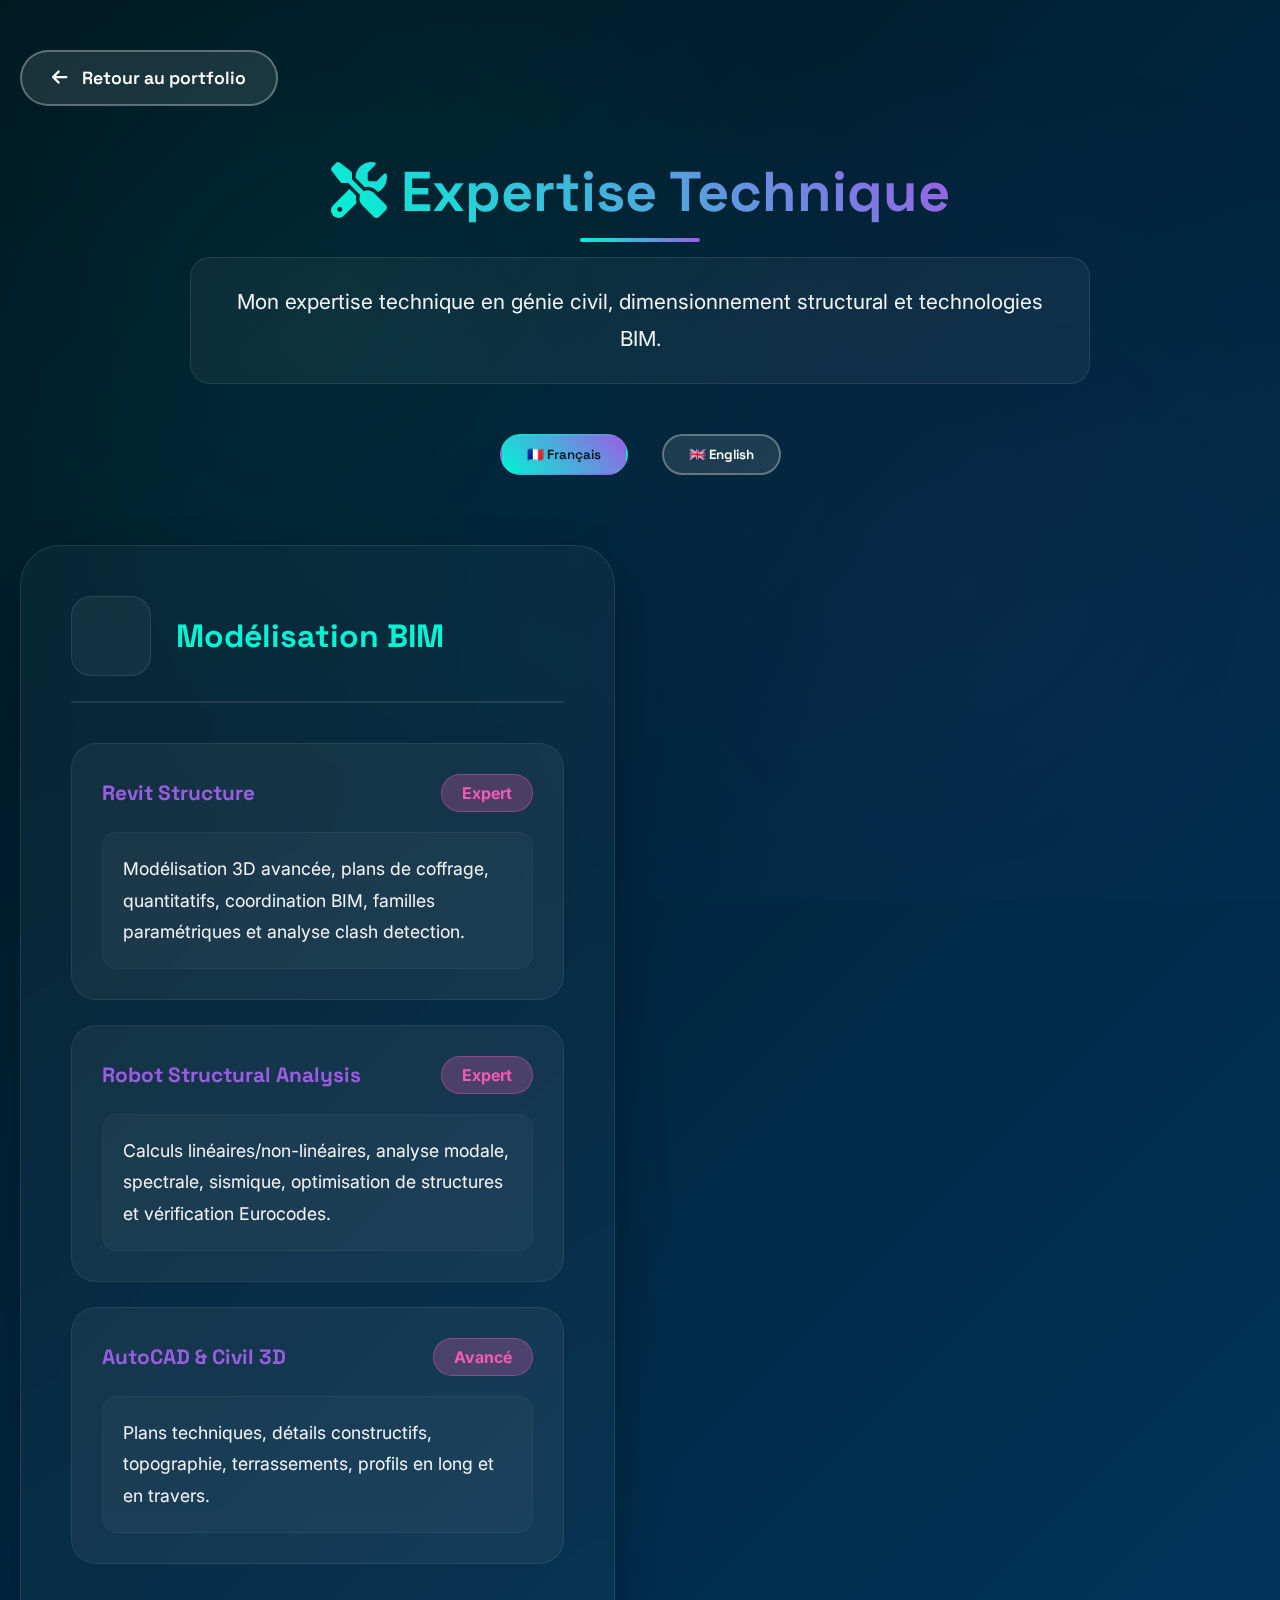
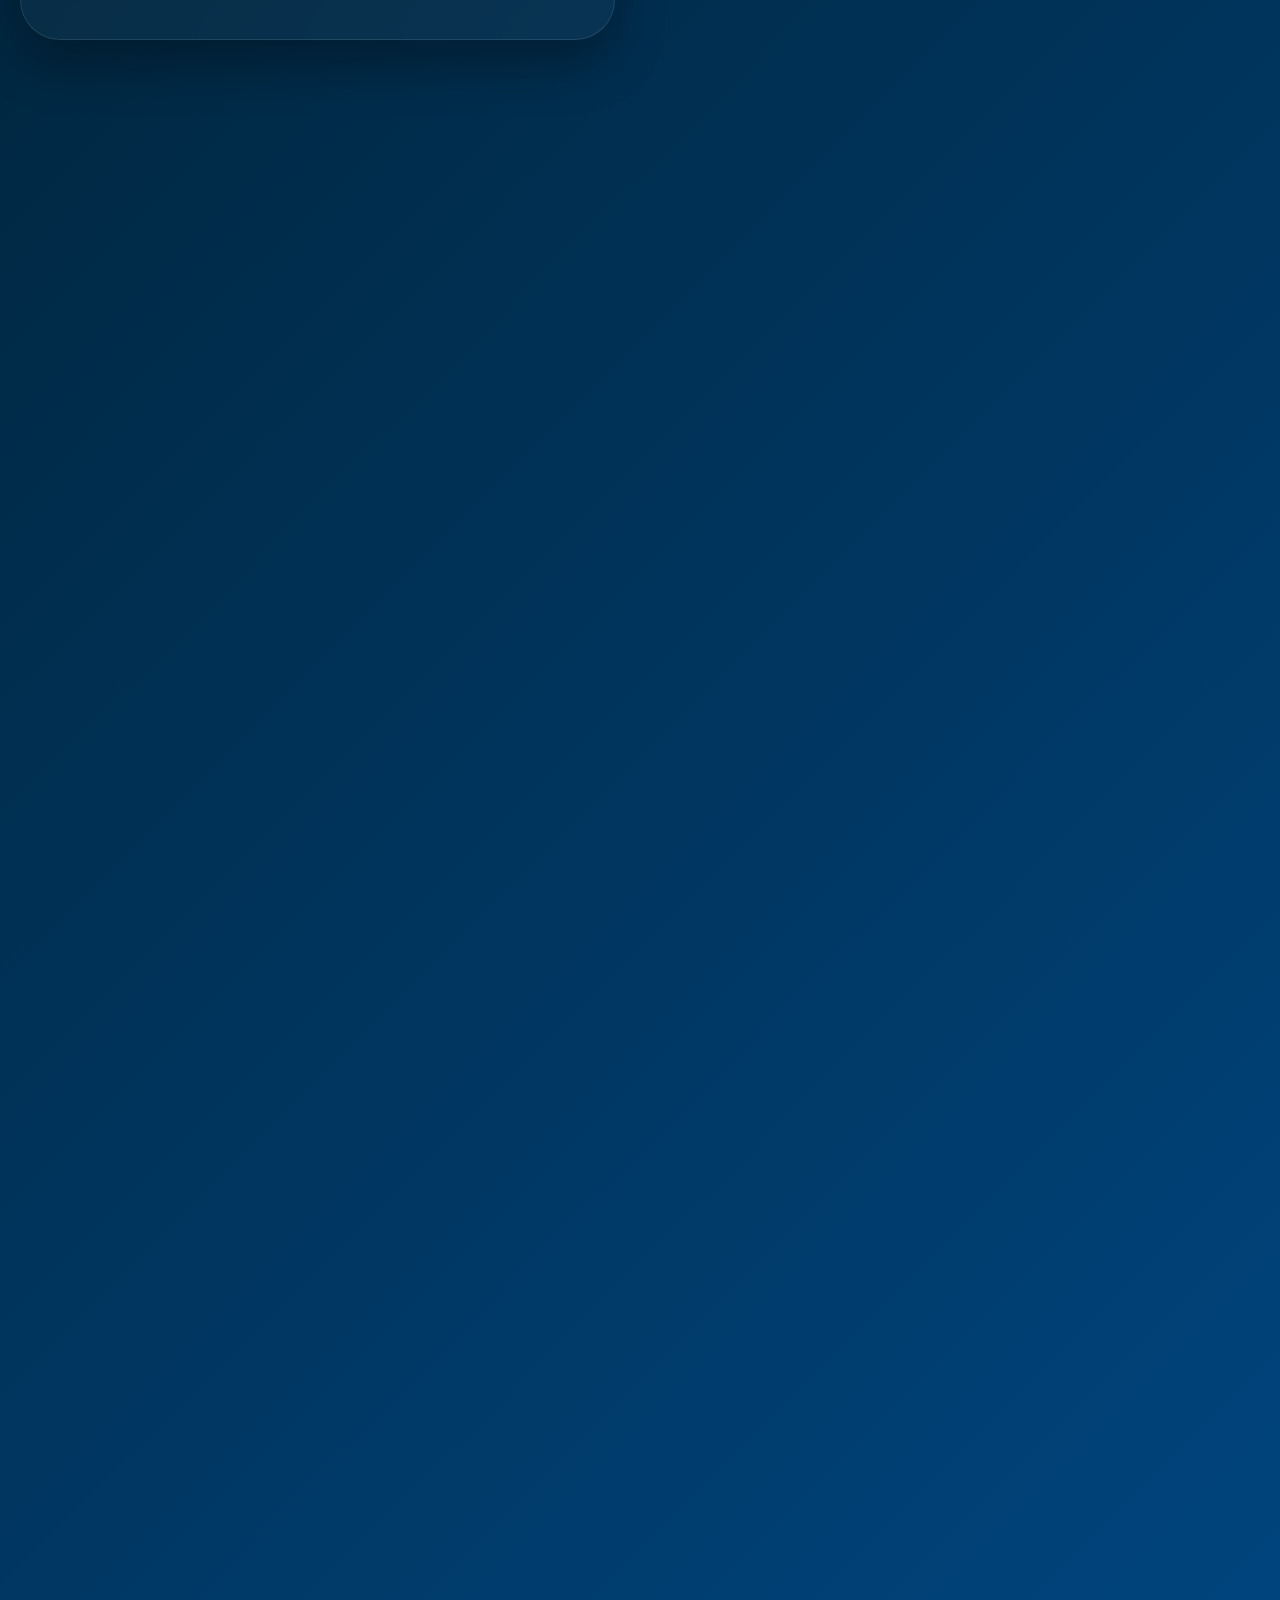
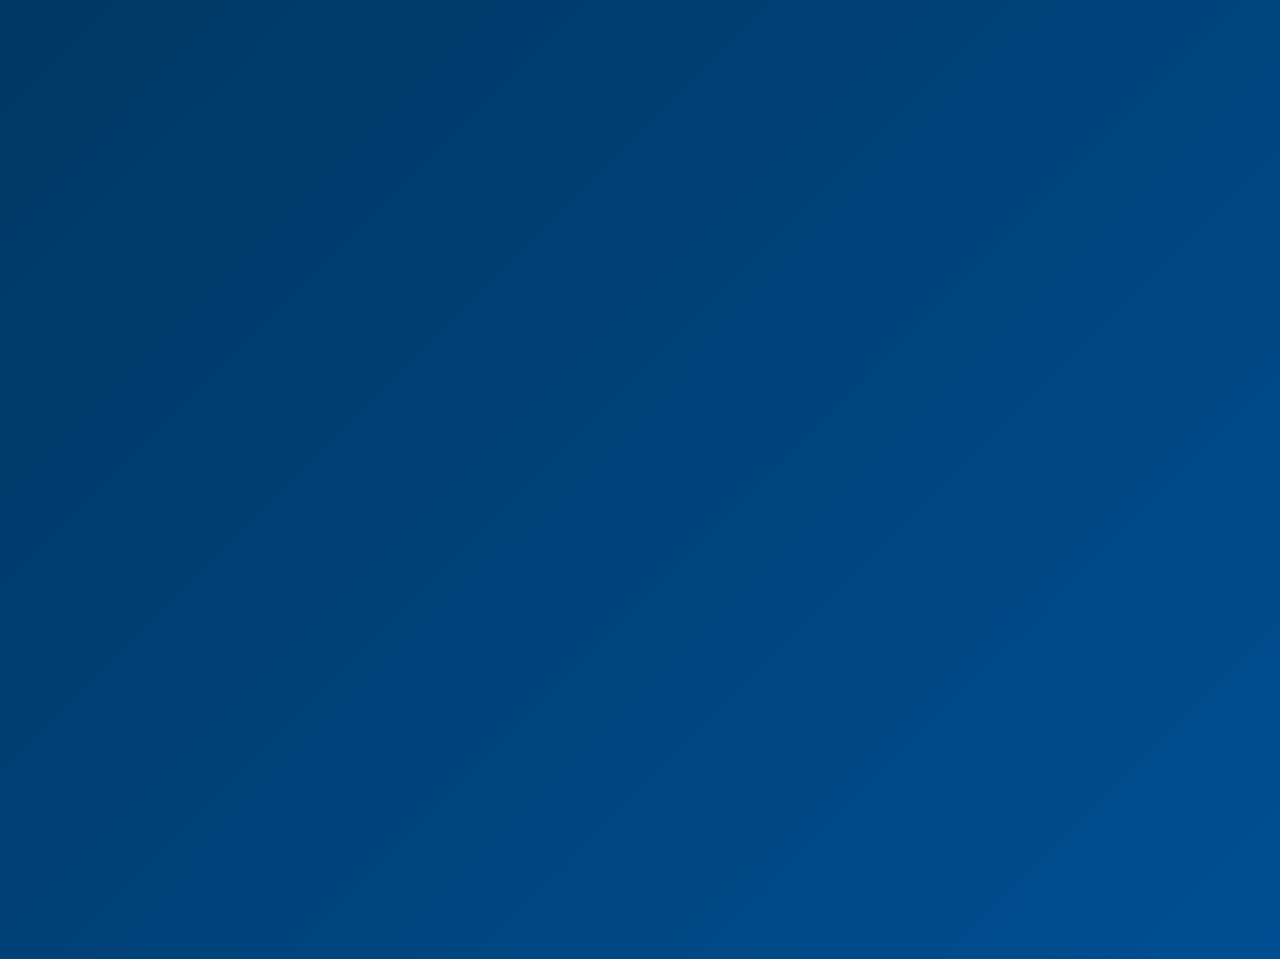
<file: expertise.html>
<!DOCTYPE html>
<html lang="fr">
<head>
  <meta charset="UTF-8">
  <meta name="viewport" content="width=device-width, initial-scale=1.0">
  <title>Issoufou Abdou | Expertise Technique</title>
  <link href="https://fonts.googleapis.com/css2?family=Inter:wght@300;400;500;600;700&family=Space+Grotesk:wght@400;500;600;700&family=Syne:wght@400;500;600;700;800&display=swap" rel="stylesheet">
  <link rel="stylesheet" href="https://cdnjs.cloudflare.com/ajax/libs/font-awesome/6.4.0/css/all.min.css">
  <style>
    * { margin: 0; padding: 0; box-sizing: border-box; }
    :root {
      --primary: #00f5d4;
      --secondary: #9b5de5;
      --accent: #f15bb5;
      --dark: #00171f;
      --light: #ffffff;
    }
    body {
      font-family: 'Inter', sans-serif;
      background: linear-gradient(135deg, #00171f, #004e92);
      color: var(--light);
      min-height: 100vh;
      padding: 50px 20px;
      position: relative;
      overflow-x: hidden;
    }
    
    body::before {
      content: '';
      position: fixed;
      top: 0;
      left: 0;
      width: 100%;
      height: 100%;
      background: 
        radial-gradient(circle at 25% 35%, rgba(0, 245, 212, 0.05) 0%, transparent 50%),
        radial-gradient(circle at 75% 65%, rgba(155, 93, 229, 0.05) 0%, transparent 50%);
      z-index: -1;
    }
    
    .container {
      max-width: 1400px;
      margin: 0 auto;
    }
    
    .back-navigation {
      margin-bottom: 50px;
    }
    
    .back-btn {
      background: rgba(255, 255, 255, 0.1);
      color: white;
      border: 2px solid rgba(255, 255, 255, 0.3);
      padding: 15px 30px;
      border-radius: 30px;
      text-decoration: none;
      display: inline-flex;
      align-items: center;
      gap: 15px;
      transition: all 0.4s cubic-bezier(0.68, -0.55, 0.265, 1.55);
      font-weight: 600;
      font-family: 'Space Grotesk', sans-serif;
      font-size: 1.1rem;
    }
    
    .back-btn:hover {
      background: rgba(155, 93, 229, 0.3);
      transform: translateX(-10px);
      border-color: var(--secondary);
      box-shadow: 0 10px 25px rgba(0, 0, 0, 0.3);
    }
    
    header {
      text-align: center;
      margin-bottom: 70px;
      position: relative;
    }
    
    h1 {
      font-family: 'Space Grotesk', sans-serif;
      font-size: 3.5rem;
      font-weight: 800;
      margin-bottom: 30px;
      background: linear-gradient(45deg, var(--primary), var(--secondary));
      -webkit-background-clip: text;
      -webkit-text-fill-color: transparent;
      background-clip: text;
      position: relative;
      display: inline-block;
    }
    
    h1::after {
      content: '';
      position: absolute;
      bottom: -15px;
      left: 50%;
      transform: translateX(-50%);
      width: 120px;
      height: 4px;
      background: linear-gradient(to right, var(--primary), var(--secondary));
      border-radius: 2px;
    }
    
    .expertise-desc {
      font-size: 1.3rem;
      max-width: 900px;
      margin: 0 auto 50px;
      opacity: 0.95;
      line-height: 1.8;
      background: rgba(255, 255, 255, 0.05);
      padding: 25px;
      border-radius: 20px;
      border: 1px solid rgba(255, 255, 255, 0.1);
    }
    
    .language-switch {
      text-align: center;
      margin: 40px 0;
    }
    
    .lang-btn {
      background: rgba(255, 255, 255, 0.1);
      color: white;
      border: 2px solid rgba(255, 255, 255, 0.3);
      padding: 10px 25px;
      border-radius: 25px;
      cursor: pointer;
      font-weight: 600;
      margin: 0 15px;
      transition: all 0.4s cubic-bezier(0.68, -0.55, 0.265, 1.55);
      font-family: 'Space Grotesk', sans-serif;
    }
    
    .lang-btn.active {
      background: linear-gradient(45deg, var(--primary), var(--secondary));
      border-color: transparent;
      color: var(--dark);
    }
    
    .expertise-grid {
      display: grid;
      grid-template-columns: repeat(auto-fit, minmax(400px, 1fr));
      gap: 50px;
      margin-bottom: 80px;
    }
    
    @media (max-width: 768px) {
      .expertise-grid { grid-template-columns: 1fr; gap: 30px; }
      h1 { font-size: 2.5rem; }
      .expertise-desc { font-size: 1.1rem; }
    }
    
    .expertise-category {
      background: rgba(255, 255, 255, 0.03);
      border-radius: 40px;
      padding: 50px;
      backdrop-filter: blur(25px);
      border: 1px solid rgba(255, 255, 255, 0.1);
      transition: all 0.5s ease;
      box-shadow: 0 25px 50px rgba(0, 0, 0, 0.3);
      position: relative;
      overflow: hidden;
    }
    
    .expertise-category::before {
      content: '';
      position: absolute;
      top: 0;
      left: 0;
      width: 100%;
      height: 6px;
      background: linear-gradient(to right, var(--primary), var(--secondary));
      transform: scaleX(0);
      transform-origin: left;
      transition: transform 0.5s ease;
    }
    
    .expertise-category:hover {
      transform: translateY(-25px);
      background: rgba(255, 255, 255, 0.08);
      border-color: rgba(0, 245, 212, 0.5);
      box-shadow: 0 40px 80px rgba(0, 0, 0, 0.4);
    }
    
    .expertise-category:hover::before {
      transform: scaleX(1);
    }
    
    .category-header {
      display: flex;
      align-items: center;
      gap: 25px;
      margin-bottom: 40px;
      padding-bottom: 25px;
      border-bottom: 2px solid rgba(255, 255, 255, 0.1);
    }
    
    .category-icon {
      font-size: 3rem;
      background: linear-gradient(45deg, var(--primary), var(--secondary));
      -webkit-background-clip: text;
      -webkit-text-fill-color: transparent;
      background-clip: text;
      width: 80px;
      height: 80px;
      display: flex;
      align-items: center;
      justify-content: center;
      border-radius: 20px;
      background: rgba(255, 255, 255, 0.05);
      border: 1px solid rgba(255, 255, 255, 0.1);
    }
    
    .category-title {
      font-family: 'Space Grotesk', sans-serif;
      font-size: 2rem;
      color: var(--primary);
      font-weight: 700;
    }
    
    .skill-item {
      background: rgba(255, 255, 255, 0.05);
      padding: 30px;
      border-radius: 25px;
      margin-bottom: 25px;
      transition: all 0.4s ease;
      border: 1px solid rgba(255, 255, 255, 0.08);
      position: relative;
      overflow: hidden;
    }
    
    .skill-item::before {
      content: '';
      position: absolute;
      top: 0;
      left: 0;
      width: 4px;
      height: 100%;
      background: linear-gradient(to bottom, var(--primary), var(--secondary));
      transform: scaleY(0);
      transform-origin: top;
      transition: transform 0.4s ease;
    }
    
    .skill-item:hover {
      background: rgba(0, 245, 212, 0.1);
      transform: translateX(15px);
      border-color: var(--primary);
    }
    
    .skill-item:hover::before {
      transform: scaleY(1);
    }
    
    .skill-header {
      display: flex;
      justify-content: space-between;
      align-items: center;
      margin-bottom: 20px;
    }
    
    .skill-name {
      font-size: 1.3rem;
      font-weight: 700;
      color: var(--secondary);
      font-family: 'Space Grotesk', sans-serif;
    }
    
    .skill-level {
      background: rgba(241, 91, 181, 0.25);
      color: var(--accent);
      padding: 8px 20px;
      border-radius: 25px;
      font-size: 1rem;
      font-weight: 700;
      border: 1px solid rgba(241, 91, 181, 0.4);
    }
    
    .skill-description {
      font-size: 1.1rem;
      line-height: 1.8;
      opacity: 0.95;
      background: rgba(255, 255, 255, 0.03);
      padding: 20px;
      border-radius: 15px;
      border: 1px solid rgba(255, 255, 255, 0.05);
    }
    
    .certifications-section {
      background: rgba(255, 255, 255, 0.03);
      border-radius: 45px;
      padding: 70px;
      margin: 100px 0;
      text-align: center;
      border: 1px solid rgba(255, 255, 255, 0.1);
      backdrop-filter: blur(20px);
      box-shadow: 0 35px 70px rgba(0, 0, 0, 0.3);
      position: relative;
      overflow: hidden;
    }
    
    .certifications-section::before {
      content: '';
      position: absolute;
      top: 0;
      left: 0;
      width: 100%;
      height: 8px;
      background: linear-gradient(90deg, var(--primary), var(--secondary), var(--accent));
    }
    
    .certifications-section h2 {
      font-family: 'Space Grotesk', sans-serif;
      font-size: 3rem;
      color: var(--primary);
      margin-bottom: 30px;
      font-weight: 800;
      position: relative;
      display: inline-block;
    }
    
    .certifications-section h2::after {
      content: '';
      position: absolute;
      bottom: -15px;
      left: 50%;
      transform: translateX(-50%);
      width: 150px;
      height: 4px;
      background: linear-gradient(to right, var(--primary), var(--secondary), var(--accent));
      border-radius: 2px;
    }
    
    .cert-desc {
      font-size: 1.3rem;
      max-width: 900px;
      margin: 0 auto 60px;
      opacity: 0.95;
      line-height: 1.8;
      background: rgba(255, 255, 255, 0.05);
      padding: 30px;
      border-radius: 25px;
      border: 1px solid rgba(255, 255, 255, 0.1);
    }
    
    .certifications-grid {
      display: grid;
      grid-template-columns: repeat(auto-fit, minmax(300px, 1fr));
      gap: 40px;
      margin-top: 60px;
    }
    
    .cert-card {
      background: rgba(255, 255, 255, 0.05);
      border-radius: 30px;
      padding: 40px;
      transition: all 0.4s ease;
      border: 1px solid rgba(255, 255, 255, 0.1);
      position: relative;
      overflow: hidden;
      backdrop-filter: blur(15px);
    }
    
    .cert-card::before {
      content: '';
      position: absolute;
      top: 0;
      left: 0;
      width: 100%;
      height: 5px;
      background: linear-gradient(to right, var(--secondary), var(--accent));
      transform: scaleX(0);
      transform-origin: left;
      transition: transform 0.4s ease;
    }
    
    .cert-card:hover {
      background: rgba(155, 93, 229, 0.15);
      transform: translateY(-20px);
      border-color: rgba(155, 93, 229, 0.5);
      box-shadow: 0 25px 50px rgba(0, 0, 0, 0.3);
    }
    
    .cert-card:hover::before {
      transform: scaleX(1);
    }
    
    .cert-icon {
      font-size: 3.5rem;
      color: var(--secondary);
      margin-bottom: 25px;
      background: linear-gradient(45deg, var(--secondary), var(--accent));
      -webkit-background-clip: text;
      -webkit-text-fill-color: transparent;
      background-clip: text;
      display: block;
    }
    
    .cert-name {
      font-family: 'Space Grotesk', sans-serif;
      font-size: 1.4rem;
      font-weight: 700;
      color: var(--primary);
      margin-bottom: 15px;
    }
    
    .cert-org {
      font-size: 1.1rem;
      opacity: 0.9;
      margin-bottom: 20px;
      color: var(--accent);
      font-weight: 500;
    }
    
    .cert-date {
      font-size: 1rem;
      color: var(--secondary);
      font-weight: 600;
      background: rgba(155, 93, 229, 0.1);
      padding: 8px 20px;
      border-radius: 20px;
      display: inline-block;
      border: 1px solid rgba(155, 93, 229, 0.3);
    }
    
    @media (max-width: 768px) {
      .certifications-section { padding: 40px 20px; }
      .certifications-section h2 { font-size: 2rem; }
      .cert-desc { font-size: 1.1rem; }
      .expertise-category { padding: 30px; }
      .category-header { flex-direction: column; text-align: center; gap: 20px; }
      .category-icon { width: 70px; height: 70px; font-size: 2.5rem; }
    }
    
    /* Animations */
    .fade-in {
      opacity: 0;
      transform: translateY(50px);
      transition: opacity 0.8s ease, transform 0.8s ease;
    }
    
    .fade-in.appear {
      opacity: 1;
      transform: translateY(0);
    }
  </style>
</head>
<body>
  <div class="container">
    <div class="back-navigation fade-in">
      <a href="index.html" class="back-btn">
        <i class="fas fa-arrow-left"></i> Retour au portfolio
      </a>
    </div>
    
    <header class="fade-in">
      <h1><i class="fas fa-tools"></i> Expertise Technique</h1>
      <p id="expertise-desc" class="expertise-desc">
        Mon expertise technique en génie civil, dimensionnement structural et technologies BIM.
      </p>
      
      <div class="language-switch">
        <button class="lang-btn active" onclick="switchLanguage('fr')">🇫🇷 Français</button>
        <button class="lang-btn" onclick="switchLanguage('en')">🇬🇧 English</button>
      </div>
    </header>
    
    <div class="expertise-grid">
      <div class="expertise-category fade-in">
        <div class="category-header">
          <div class="category-icon">
            <i class="fas fa-bim"></i>
          </div>
          <h2 class="category-title" id="bim-title">Modélisation BIM</h2>
        </div>
        
        <div class="skill-item fade-in">
          <div class="skill-header">
            <div class="skill-name">Revit Structure</div>
            <div class="skill-level">Expert</div>
          </div>
          <div class="skill-description" id="revit-desc">
            Modélisation 3D avancée, plans de coffrage, quantitatifs, coordination BIM, 
            familles paramétriques et analyse clash detection.
          </div>
        </div>
        
        <div class="skill-item fade-in">
          <div class="skill-header">
            <div class="skill-name">Robot Structural Analysis</div>
            <div class="skill-level">Expert</div>
          </div>
          <div class="skill-description" id="robot-desc">
            Calculs linéaires/non-linéaires, analyse modale, spectrale, sismique, 
            optimisation de structures et vérification Eurocodes.
          </div>
        </div>
        
        <div class="skill-item fade-in">
          <div class="skill-header">
            <div class="skill-name">AutoCAD & Civil 3D</div>
            <div class="skill-level">Avancé</div>
          </div>
          <div class="skill-description" id="autocad-desc">
            Plans techniques, détails constructifs, topographie, terrassements, 
            profils en long et en travers.
          </div>
        </div>
      </div>
      
      <div class="expertise-category fade-in">
        <div class="category-header">
          <div class="category-icon">
            <i class="fas fa-calculator"></i>
          </div>
          <h2 class="category-title" id="calc-title">Calculs Structuraux</h2>
        </div>
        
        <div class="skill-item fade-in">
          <div class="skill-header">
            <div class="skill-name">Béton Armé Eurocode 2</div>
            <div class="skill-level">Expert</div>
          </div>
          <div class="skill-description" id="beton-desc">
            Poteaux, poutres, dalles, semelles, voiles, dalles de transfert, 
            vérification des contraintes et optimisation des sections.
          </div>
        </div>
        
        <div class="skill-item fade-in">
          <div class="skill-header">
            <div class="skill-name">Charpente Métallique EC3</div>
            <div class="skill-level">Expert</div>
          </div>
          <div class="skill-description" id="acier-desc">
            Acier S235/S355, assemblages soudés/boulonnés, contreventements, 
            vérification de flambement et déversement.
          </div>
        </div>
        
        <div class="skill-item fade-in">
          <div class="skill-header">
            <div class="skill-name">Structures Mixtes</div>
            <div class="skill-level">Avancé</div>
          </div>
          <div class="skill-description" id="mixte-desc">
            Dalles mixtes, poutres mixtes, connecteurs, générateurs de charges, 
            interaction acier-béton et optimisation économique.
          </div>
        </div>
      </div>
      
      <div class="expertise-category fade-in">
        <div class="category-header">
          <div class="category-icon">
            <i class="fas fa-hard-hat"></i>
          </div>
          <h2 class="category-title" id="domain-title">Domaines Techniques</h2>
        </div>
        
        <div class="skill-item fade-in">
          <div class="skill-header">
            <div class="skill-name">Bâtiments Courants</div>
            <div class="skill-level">Expert</div>
          </div>
          <div class="skill-description" id="batiments-desc">
            R+1 à R+20, béton armé, mixte béton-acier, parkings souterrains, 
            immeubles résidentiels et tertiaires.
          </div>
        </div>
        
        <div class="skill-item fade-in">
          <div class="skill-header">
            <div class="skill-name">Ouvrages d'Art</div>
            <div class="skill-level">Avancé</div>
          </div>
          <div class="skill-description" id="ouvrages-desc">
            Ponts, viaducs, passerelles, réservoirs, silos, analyse sismique, 
            charges dynamiques et vérification fatigue.
          </div>
        </div>
        
        <div class="skill-item fade-in">
          <div class="skill-header">
            <div class="skill-name">Génie Parasismique</div>
            <div class="skill-level">Expert</div>
          </div>
          <div class="skill-description" id="seisme-desc">
            RPA 99, Eurocode 8, analyse dynamique, pushover, spectres de réponse, 
            combinaisons sismiques et vérification déplacements.
          </div>
        </div>
      </div>
    </div>
    
    <div class="certifications-section fade-in">
      <h2><i class="fas fa-graduation-cap"></i> <span id="cert-title">Certifications Professionnelles</span></h2>
      <p id="cert-desc" class="cert-desc">
        Mes certifications attestant de mon expertise technique et de mes compétences professionnelles.
      </p>
      
      <div class="certifications-grid">
        <div class="cert-card fade-in">
          <div class="cert-icon">
            <i class="fab fa-autodesk"></i>
          </div>
          <div class="cert-name">Autodesk Certified Professional</div>
          <div class="cert-org">Revit Structure</div>
          <div class="cert-date">2023</div>
        </div>
        
        <div class="cert-card fade-in">
          <div class="cert-icon">
            <i class="fas fa-calculator"></i>
          </div>
          <div class="cert-name">Robot Structural Analysis Expert</div>
          <div class="cert-org">Autodesk</div>
          <div class="cert-date">2022</div>
        </div>
        
        <div class="cert-card fade-in">
          <div class="cert-icon">
            <i class="fas fa-hard-hat"></i>
          </div>
          <div class="cert-name">Ingénieur Génie Civil</div>
          <div class="cert-org">École Nationale d'Ingénieurs</div>
          <div class="cert-date">2015</div>
        </div>
        
        <div class="cert-card fade-in">
          <div class="cert-icon">
            <i class="fas fa-certificate"></i>
          </div>
          <div class="cert-name">Eurocode 2 & 3 Specialist</div>
          <div class="cert-org">Institut Européen</div>
          <div class="cert-date">2021</div>
        </div>
      </div>
    </div>
  </div>

  <script>
    // Animation d'entrée
    function animateOnLoad() {
      const elements = document.querySelectorAll('.fade-in');
      elements.forEach((element, index) => {
        setTimeout(() => {
          element.classList.add('appear');
        }, index * 150);
      });
    }
    
    // Switch langue
    function switchLanguage(lang) {
      const buttons = document.querySelectorAll('.lang-btn');
      buttons.forEach(btn => btn.classList.remove('active'));
      event.target.classList.add('active');
      
      if (lang === 'en') {
        document.getElementById('expertise-desc').textContent = 'My technical expertise in civil engineering, structural design and BIM technologies.';
        document.getElementById('bim-title').textContent = 'BIM Modeling';
        document.getElementById('revit-desc').textContent = 'Advanced 3D modeling, formwork plans, quantities, BIM coordination, parametric families and clash detection analysis.';
        document.getElementById('robot-desc').textContent = 'Linear/non-linear calculations, modal, spectral, seismic analysis, structural optimization and Eurocode verification.';
        document.getElementById('autocad-desc').textContent = 'Technical drawings, construction details, topography, earthworks, longitudinal and cross profiles.';
        document.getElementById('calc-title').textContent = 'Structural Calculations';
        document.getElementById('beton-desc').textContent = 'Columns, beams, slabs, footings, walls, transfer slabs, stress verification and section optimization.';
        document.getElementById('acier-desc').textContent = 'S235/S355 steel, welded/bolted assemblies, bracings, buckling and lateral-torsional verification.';
        document.getElementById('mixte-desc').textContent = 'Composite slabs, composite beams, connectors, load generators, steel-concrete interaction and economic optimization.';
        document.getElementById('domain-title').textContent = 'Technical Fields';
        document.getElementById('batiments-desc').textContent = 'R+1 to R+20, reinforced concrete, steel-concrete composite, underground parking, residential and tertiary buildings.';
        document.getElementById('ouvrages-desc').textContent = 'Bridges, viaducts, footbridges, tanks, silos, seismic analysis, dynamic loads and fatigue verification.';
        document.getElementById('seisme-desc').textContent = 'RPA 99, Eurocode 8, dynamic analysis, pushover, response spectra, seismic combinations and displacement verification.';
        document.getElementById('cert-title').textContent = 'Professional Certifications';
        document.getElementById('cert-desc').textContent = 'My certifications attesting to my technical expertise and professional skills.';
      } else {
        document.getElementById('expertise-desc').textContent = 'Mon expertise technique en génie civil, dimensionnement structural et technologies BIM.';
        document.getElementById('bim-title').textContent = 'Modélisation BIM';
        document.getElementById('revit-desc').textContent = 'Modélisation 3D avancée, plans de coffrage, quantitatifs, coordination BIM, familles paramétriques et analyse clash detection.';
        document.getElementById('robot-desc').textContent = 'Calculs linéaires/non-linéaires, analyse modale, spectrale, sismique, optimisation de structures et vérification Eurocodes.';
        document.getElementById('autocad-desc').textContent = 'Plans techniques, détails constructifs, topographie, terrassements, profils en long et en travers.';
        document.getElementById('calc-title').textContent = 'Calculs Structuraux';
        document.getElementById('beton-desc').textContent = 'Poteaux, poutres, dalles, semelles, voiles, dalles de transfert, vérification des contraintes et optimisation des sections.';
        document.getElementById('acier-desc').textContent = 'Acier S235/S355, assemblages soudés/boulonnés, contreventements, vérification de flambement et déversement.';
        document.getElementById('mixte-desc').textContent = 'Dalle mixtes, poutres mixtes, connecteurs, générateurs de charges, interaction acier-béton et optimisation économique.';
        document.getElementById('domain-title').textContent = 'Domaines Techniques';
        document.getElementById('batiments-desc').textContent = 'R+1 à R+20, béton armé, mixte béton-acier, parkings souterrains, immeubles résidentiels et tertiaires.';
        document.getElementById('ouvrages-desc').textContent = 'Ponts, viaducs, passerelles, réservoirs, silos, analyse sismique, charges dynamiques et vérification fatigue.';
        document.getElementById('seisme-desc').textContent = 'RPA 99, Eurocode 8, analyse dynamique, pushover, spectres de réponse, combinaisons sismiques et vérification déplacements.';
        document.getElementById('cert-title').textContent = 'Certifications Professionnelles';
        document.getElementById('cert-desc').textContent = 'Mes certifications attestant de mon expertise technique et de mes compétences professionnelles.';
      }
    }
    
    // Initialisation
    document.addEventListener('DOMContentLoaded', () => {
      animateOnLoad();
    });
  </script>
</body>
</html>
</file>
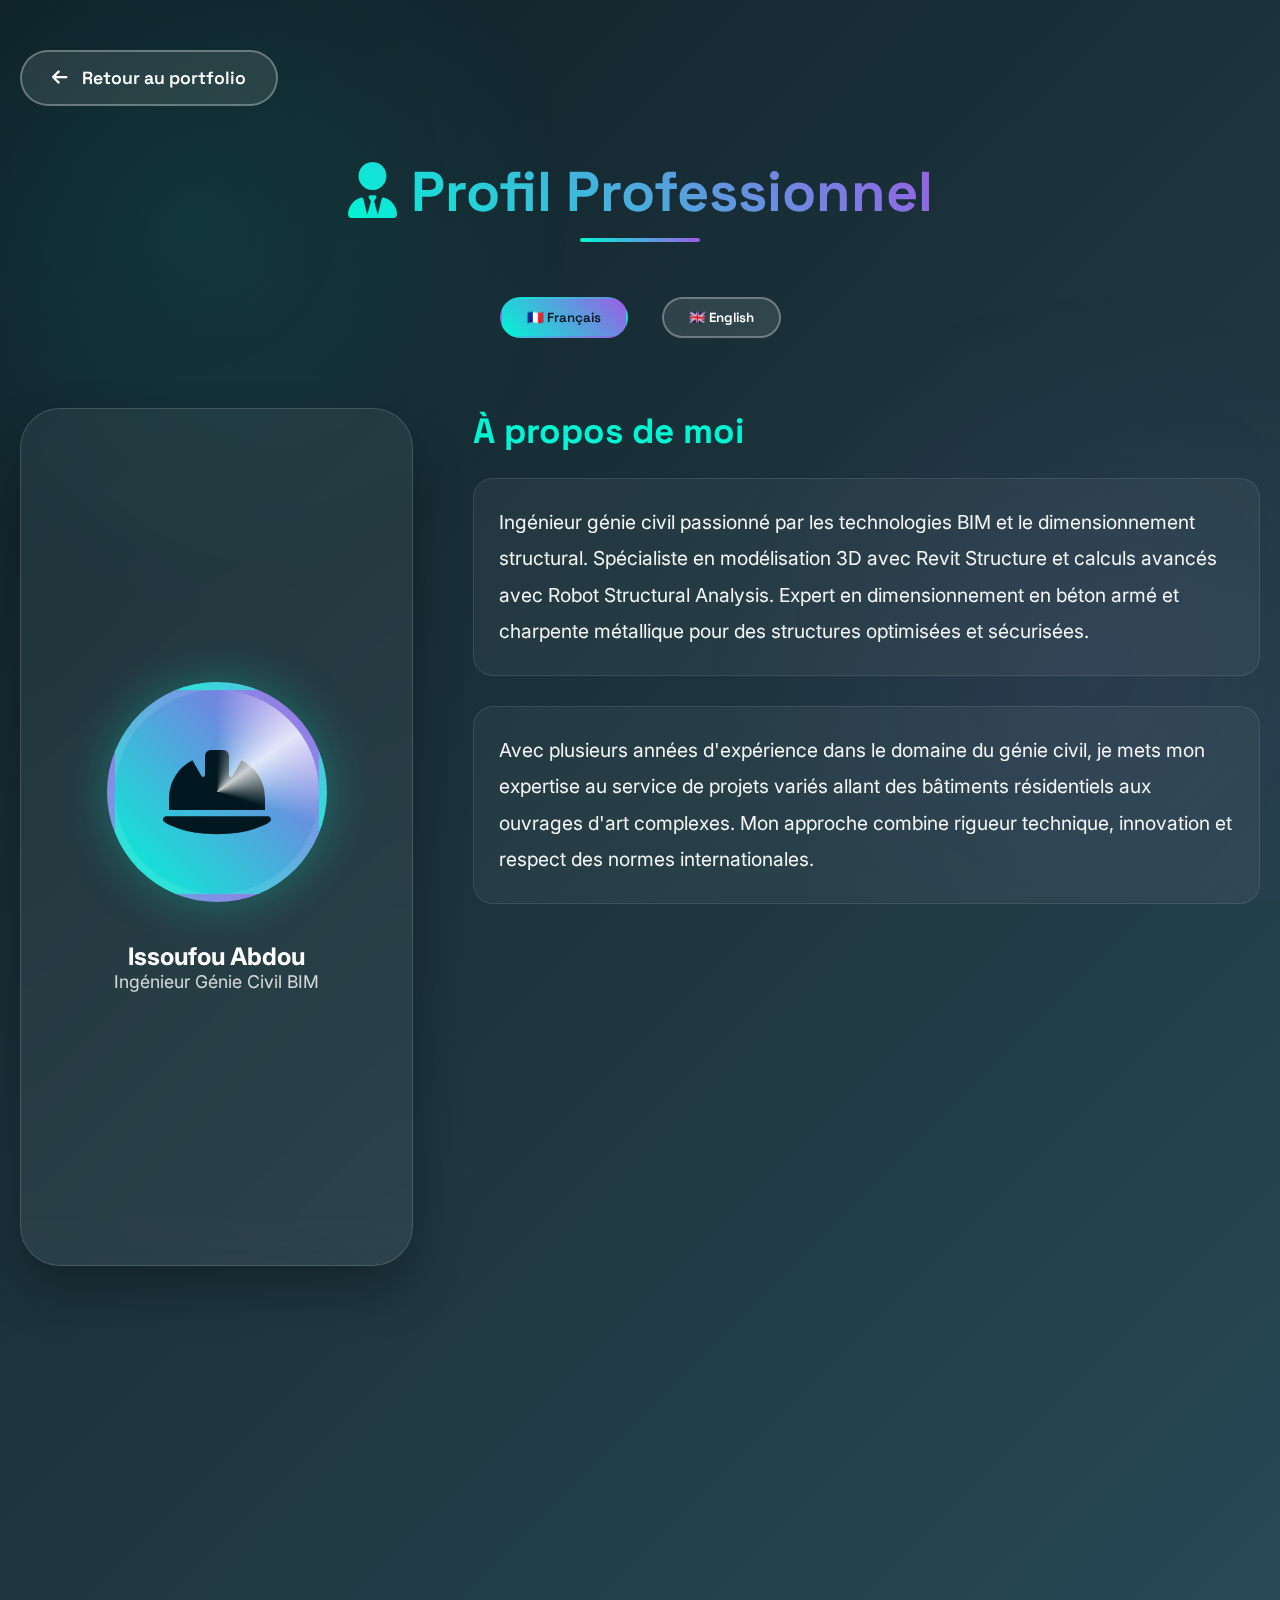
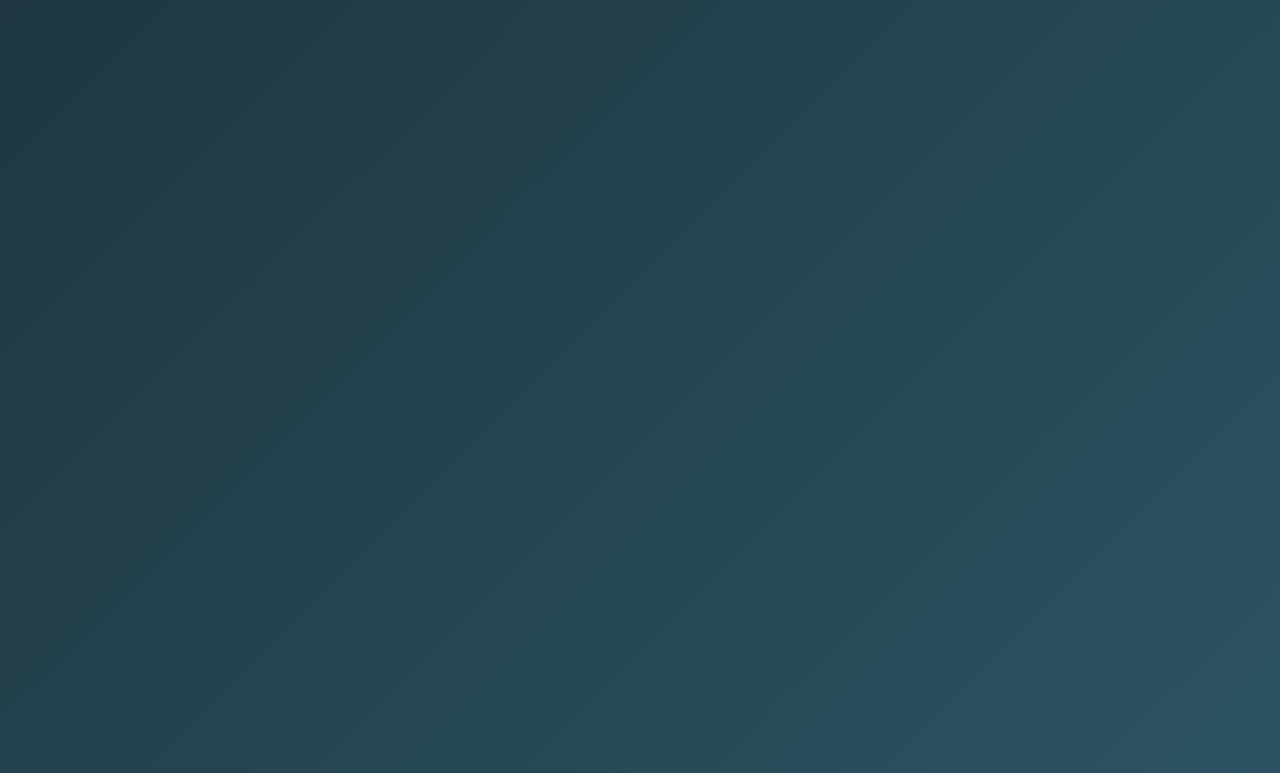
<file: profil.html>
<!DOCTYPE html>
<html lang="fr">
<head>
  <meta charset="UTF-8">
  <meta name="viewport" content="width=device-width, initial-scale=1.0">
  <title>Issoufou Abdou | Profil Professionnel</title>
  <link href="https://fonts.googleapis.com/css2?family=Inter:wght@300;400;500;600;700&family=Space+Grotesk:wght@400;500;600;700&family=Syne:wght@400;500;600;700;800&display=swap" rel="stylesheet">
  <link rel="stylesheet" href="https://cdnjs.cloudflare.com/ajax/libs/font-awesome/6.4.0/css/all.min.css">
  <style>
    * { margin: 0; padding: 0; box-sizing: border-box; }
    :root {
      --primary: #00f5d4;
      --secondary: #9b5de5;
      --accent: #f15bb5;
      --dark: #00171f;
      --light: #ffffff;
    }
    body {
      font-family: 'Inter', sans-serif;
      background: linear-gradient(135deg, #0f2027, #203a43, #2c5364);
      color: var(--light);
      min-height: 100vh;
      padding: 50px 20px;
      position: relative;
      overflow-x: hidden;
    }
    
    body::before {
      content: '';
      position: fixed;
      top: 0;
      left: 0;
      width: 100%;
      height: 100%;
      background: 
        radial-gradient(circle at 15% 25%, rgba(0, 245, 212, 0.08) 0%, transparent 30%),
        radial-gradient(circle at 85% 75%, rgba(155, 93, 229, 0.08) 0%, transparent 30%);
      z-index: -1;
    }
    
    .container {
      max-width: 1300px;
      margin: 0 auto;
    }
    
    .back-navigation {
      margin-bottom: 50px;
    }
    
    .back-btn {
      background: rgba(255, 255, 255, 0.1);
      color: white;
      border: 2px solid rgba(255, 255, 255, 0.3);
      padding: 15px 30px;
      border-radius: 30px;
      text-decoration: none;
      display: inline-flex;
      align-items: center;
      gap: 15px;
      transition: all 0.4s cubic-bezier(0.68, -0.55, 0.265, 1.55);
      font-weight: 600;
      font-family: 'Space Grotesk', sans-serif;
      font-size: 1.1rem;
    }
    
    .back-btn:hover {
      background: rgba(0, 245, 212, 0.3);
      transform: translateX(-10px);
      border-color: var(--primary);
      box-shadow: 0 10px 25px rgba(0, 0, 0, 0.3);
    }
    
    header {
      text-align: center;
      margin-bottom: 70px;
      position: relative;
    }
    
    h1 {
      font-family: 'Space Grotesk', sans-serif;
      font-size: 3.5rem;
      font-weight: 800;
      margin-bottom: 30px;
      background: linear-gradient(45deg, var(--primary), var(--secondary));
      -webkit-background-clip: text;
      -webkit-text-fill-color: transparent;
      background-clip: text;
      position: relative;
      display: inline-block;
    }
    
    h1::after {
      content: '';
      position: absolute;
      bottom: -15px;
      left: 50%;
      transform: translateX(-50%);
      width: 120px;
      height: 4px;
      background: linear-gradient(to right, var(--primary), var(--secondary));
      border-radius: 2px;
    }
    
    .language-switch {
      text-align: center;
      margin: 40px 0;
    }
    
    .lang-btn {
      background: rgba(255, 255, 255, 0.1);
      color: white;
      border: 2px solid rgba(255, 255, 255, 0.3);
      padding: 10px 25px;
      border-radius: 25px;
      cursor: pointer;
      font-weight: 600;
      margin: 0 15px;
      transition: all 0.4s cubic-bezier(0.68, -0.55, 0.265, 1.55);
      font-family: 'Space Grotesk', sans-serif;
    }
    
    .lang-btn.active {
      background: linear-gradient(45deg, var(--primary), var(--secondary));
      border-color: transparent;
      color: var(--dark);
    }
    
    .profile-section {
      display: grid;
      grid-template-columns: 1fr 2fr;
      gap: 60px;
      margin-bottom: 80px;
    }
    
    @media (max-width: 768px) {
      .profile-section { grid-template-columns: 1fr; gap: 40px; }
      h1 { font-size: 2.5rem; }
    }
    
    .profile-image {
      background: rgba(255, 255, 255, 0.06);
      border-radius: 40px;
      padding: 50px;
      text-align: center;
      backdrop-filter: blur(20px);
      border: 1px solid rgba(255, 255, 255, 0.15);
      display: flex;
      flex-direction: column;
      align-items: center;
      justify-content: center;
      box-shadow: 0 25px 50px rgba(0, 0, 0, 0.3);
      position: relative;
      overflow: hidden;
      transition: all 0.4s ease;
    }
    
    .profile-image:hover {
      transform: translateY(-15px);
      box-shadow: 0 35px 70px rgba(0, 0, 0, 0.4);
      border-color: rgba(0, 245, 212, 0.4);
    }
    
    .avatar {
      width: 220px;
      height: 220px;
      border-radius: 50%;
      background: linear-gradient(45deg, var(--primary), var(--secondary));
      margin: 0 auto 40px;
      display: flex;
      align-items: center;
      justify-content: center;
      font-size: 6rem;
      color: var(--dark);
      border: 8px solid rgba(255, 255, 255, 0.1);
      box-shadow: 0 0 50px rgba(0, 245, 212, 0.3);
      position: relative;
      overflow: hidden;
    }
    
    .avatar::before {
      content: '';
      position: absolute;
      top: -50%;
      left: -50%;
      width: 200%;
      height: 200%;
      background: conic-gradient(
        transparent, 
        rgba(255, 255, 255, 0.8), 
        transparent 30%
      );
      animation: rotate 8s linear infinite;
    }
    
    @keyframes rotate {
      100% { transform: rotate(360deg); }
    }
    
    .profile-details h2 {
      font-family: 'Space Grotesk', sans-serif;
      font-size: 2.2rem;
      color: var(--primary);
      margin-bottom: 25px;
      font-weight: 700;
    }
    
    .profile-details p {
      font-size: 1.2rem;
      line-height: 1.9;
      margin-bottom: 30px;
      opacity: 0.95;
      background: rgba(255, 255, 255, 0.05);
      padding: 25px;
      border-radius: 20px;
      border: 1px solid rgba(255, 255, 255, 0.1);
    }
    
    .stats-grid {
      display: grid;
      grid-template-columns: repeat(auto-fit, minmax(220px, 1fr));
      gap: 30px;
      margin: 60px 0;
    }
    
    .stat-card {
      background: rgba(255, 255, 255, 0.06);
      border-radius: 25px;
      padding: 35px;
      text-align: center;
      border: 1px solid rgba(255, 255, 255, 0.1);
      transition: all 0.4s ease;
      backdrop-filter: blur(10px);
      position: relative;
      overflow: hidden;
    }
    
    .stat-card::before {
      content: '';
      position: absolute;
      top: 0;
      left: 0;
      width: 100%;
      height: 3px;
      background: linear-gradient(to right, var(--primary), var(--secondary));
      transform: scaleX(0);
      transform-origin: left;
      transition: transform 0.4s ease;
    }
    
    .stat-card:hover {
      background: rgba(255, 255, 255, 0.12);
      transform: translateY(-15px);
      border-color: rgba(0, 245, 212, 0.4);
      box-shadow: 0 20px 40px rgba(0, 0, 0, 0.3);
    }
    
    .stat-card:hover::before {
      transform: scaleX(1);
    }
    
    .stat-card i {
      font-size: 3rem;
      color: var(--primary);
      margin-bottom: 25px;
      background: linear-gradient(45deg, var(--primary), var(--secondary));
      -webkit-background-clip: text;
      -webkit-text-fill-color: transparent;
      background-clip: text;
    }
    
    .stat-number {
      font-family: 'Space Grotesk', sans-serif;
      font-size: 3rem;
      font-weight: 800;
      color: var(--accent);
      margin-bottom: 15px;
      background: linear-gradient(45deg, var(--accent), var(--secondary));
      -webkit-background-clip: text;
      -webkit-text-fill-color: transparent;
      background-clip: text;
    }
    
    .stat-label {
      font-size: 1.1rem;
      font-weight: 500;
      opacity: 0.9;
      color: var(--primary);
    }
    
    .experience-timeline {
      background: rgba(255, 255, 255, 0.04);
      border-radius: 35px;
      padding: 50px;
      margin: 80px 0;
      border: 1px solid rgba(255, 255, 255, 0.1);
      backdrop-filter: blur(15px);
      box-shadow: 0 25px 50px rgba(0, 0, 0, 0.2);
    }
    
    .experience-timeline h2 {
      font-family: 'Space Grotesk', sans-serif;
      font-size: 2.5rem;
      color: var(--primary);
      margin-bottom: 40px;
      text-align: center;
      position: relative;
      display: inline-block;
    }
    
    .experience-timeline h2::after {
      content: '';
      position: absolute;
      bottom: -15px;
      left: 50%;
      transform: translateX(-50%);
      width: 100px;
      height: 4px;
      background: linear-gradient(to right, var(--primary), var(--secondary));
      border-radius: 2px;
    }
    
    .timeline-item {
      margin-bottom: 40px;
      padding-bottom: 40px;
      border-bottom: 1px solid rgba(255, 255, 255, 0.1);
      position: relative;
      padding-left: 40px;
    }
    
    .timeline-item::before {
      content: '';
      position: absolute;
      left: 15px;
      top: 10px;
      width: 15px;
      height: 15px;
      border-radius: 50%;
      background: var(--primary);
      border: 3px solid var(--dark);
      box-shadow: 0 0 0 4px rgba(0, 245, 212, 0.3);
    }
    
    .timeline-item:last-child {
      border-bottom: none;
      margin-bottom: 0;
      padding-bottom: 0;
    }
    
    .timeline-date {
      color: var(--accent);
      font-weight: 700;
      font-size: 1.2rem;
      margin-bottom: 15px;
      font-family: 'Space Grotesk', sans-serif;
    }
    
    .timeline-title {
      font-size: 1.5rem;
      color: var(--secondary);
      margin-bottom: 15px;
      font-weight: 700;
      font-family: 'Space Grotesk', sans-serif;
    }
    
    .timeline-description {
      font-size: 1.1rem;
      line-height: 1.8;
      opacity: 0.9;
      background: rgba(255, 255, 255, 0.05);
      padding: 20px;
      border-radius: 15px;
      border: 1px solid rgba(255, 255, 255, 0.05);
    }
    
    @media (max-width: 768px) {
      .experience-timeline { padding: 30px; }
      .timeline-item { padding-left: 30px; }
      .stats-grid { grid-template-columns: 1fr; }
      .avatar { width: 180px; height: 180px; font-size: 4rem; }
    }
    
    /* Animations */
    .fade-in {
      opacity: 0;
      transform: translateY(50px);
      transition: opacity 0.8s ease, transform 0.8s ease;
    }
    
    .fade-in.appear {
      opacity: 1;
      transform: translateY(0);
    }
  </style>
</head>
<body>
  <div class="container">
    <div class="back-navigation fade-in">
      <a href="index.html" class="back-btn">
        <i class="fas fa-arrow-left"></i> Retour au portfolio
      </a>
    </div>
    
    <header class="fade-in">
      <h1><i class="fas fa-user-tie"></i> Profil Professionnel</h1>
      <div class="language-switch">
        <button class="lang-btn active" onclick="switchLanguage('fr')">🇫🇷 Français</button>
        <button class="lang-btn" onclick="switchLanguage('en')">🇬🇧 English</button>
      </div>
    </header>
    
    <div class="profile-section">
      <div class="profile-image fade-in">
        <div class="avatar">
          <i class="fas fa-hard-hat"></i>
        </div>
        <h2>Issoufou Abdou</h2>
        <p style="opacity: 0.8; font-size: 1.1rem;">Ingénieur Génie Civil BIM</p>
      </div>
      
      <div class="profile-details fade-in">
        <h2 id="about-title">À propos de moi</h2>
        <p id="about-text">Ingénieur génie civil passionné par les technologies BIM et le dimensionnement structural. Spécialiste en modélisation 3D avec Revit Structure et calculs avancés avec Robot Structural Analysis. Expert en dimensionnement en béton armé et charpente métallique pour des structures optimisées et sécurisées.</p>
        
        <p>Avec plusieurs années d'expérience dans le domaine du génie civil, je mets mon expertise au service de projets variés allant des bâtiments résidentiels aux ouvrages d'art complexes. Mon approche combine rigueur technique, innovation et respect des normes internationales.</p>
        
        <div class="stats-grid">
          <div class="stat-card fade-in">
            <i class="fas fa-project-diagram"></i>
            <div class="stat-number">60+</div>
            <div class="stat-label">Projets Réalisés</div>
          </div>
          
          <div class="stat-card fade-in">
            <i class="fas fa-bim"></i>
            <div class="stat-number">10+</div>
            <div class="stat-label">Années d'Expérience</div>
          </div>
          
          <div class="stat-card fade-in">
            <i class="fas fa-graduation-cap"></i>
            <div class="stat-number">7+</div>
            <div class="stat-label">Certifications</div>
          </div>
        </div>
      </div>
    </div>
    
    <div class="experience-timeline fade-in">
      <h2 id="experience-title"><i class="fas fa-briefcase"></i> Parcours Professionnel</h2>
      
      <div class="timeline-item fade-in">
        <div class="timeline-date">2020 - Présent</div>
        <div class="timeline-title">Ingénieur Structure Senior</div>
        <div class="timeline-description">Responsable du dimensionnement structural de projets complexes en béton armé et acier. Coordination BIM et supervision d'équipes techniques.</div>
      </div>
      
      <div class="timeline-item fade-in">
        <div class="timeline-date">2017 - 2020</div>
        <div class="timeline-title">Ingénieur BIM</div>
        <div class="timeline-description">Modélisation 3D avec Revit Structure, calculs Robot Structural Analysis, et coordination entre corps de métier sur projets de grande envergure.</div>
      </div>
      
      <div class="timeline-item fade-in">
        <div class="timeline-date">2015 - 2017</div>
        <div class="timeline-title">Assistant Ingénieur</div>
        <div class="timeline-description">Calculs de structures, plans de coffrage, métré et assistance technique sur chantiers de bâtiments et ouvrages d'art.</div>
      </div>
    </div>
  </div>

  <script>
    // Animation d'entrée
    function animateOnLoad() {
      const elements = document.querySelectorAll('.fade-in');
      elements.forEach((element, index) => {
        setTimeout(() => {
          element.classList.add('appear');
        }, index * 200);
      });
    }
    
    // Switch langue
    function switchLanguage(lang) {
      const buttons = document.querySelectorAll('.lang-btn');
      buttons.forEach(btn => btn.classList.remove('active'));
      event.target.classList.add('active');
      
      if (lang === 'en') {
        document.getElementById('about-title').textContent = 'About Me';
        document.getElementById('about-text').textContent = 'Civil engineer passionate about BIM technologies and structural design. Specialist in 3D modeling with Revit Structure and advanced calculations with Robot Structural Analysis. Expert in reinforced concrete and steel structure design for optimized and secure structures.';
        document.getElementById('experience-title').innerHTML = '<i class="fas fa-briefcase"></i> Professional Experience';
      } else {
        document.getElementById('about-title').textContent = 'À propos de moi';
        document.getElementById('about-text').textContent = 'Ingénieur génie civil passionné par les technologies BIM et le dimensionnement structural. Spécialiste en modélisation 3D avec Revit Structure et calculs avancés avec Robot Structural Analysis. Expert en dimensionnement en béton armé et charpente métallique pour des structures optimisées et sécurisées.';
        document.getElementById('experience-title').innerHTML = '<i class="fas fa-briefcase"></i> Parcours Professionnel';
      }
    }
    
    // Initialisation
    document.addEventListener('DOMContentLoaded', () => {
      animateOnLoad();
    });
  </script>
</body>
</html>
</file>
